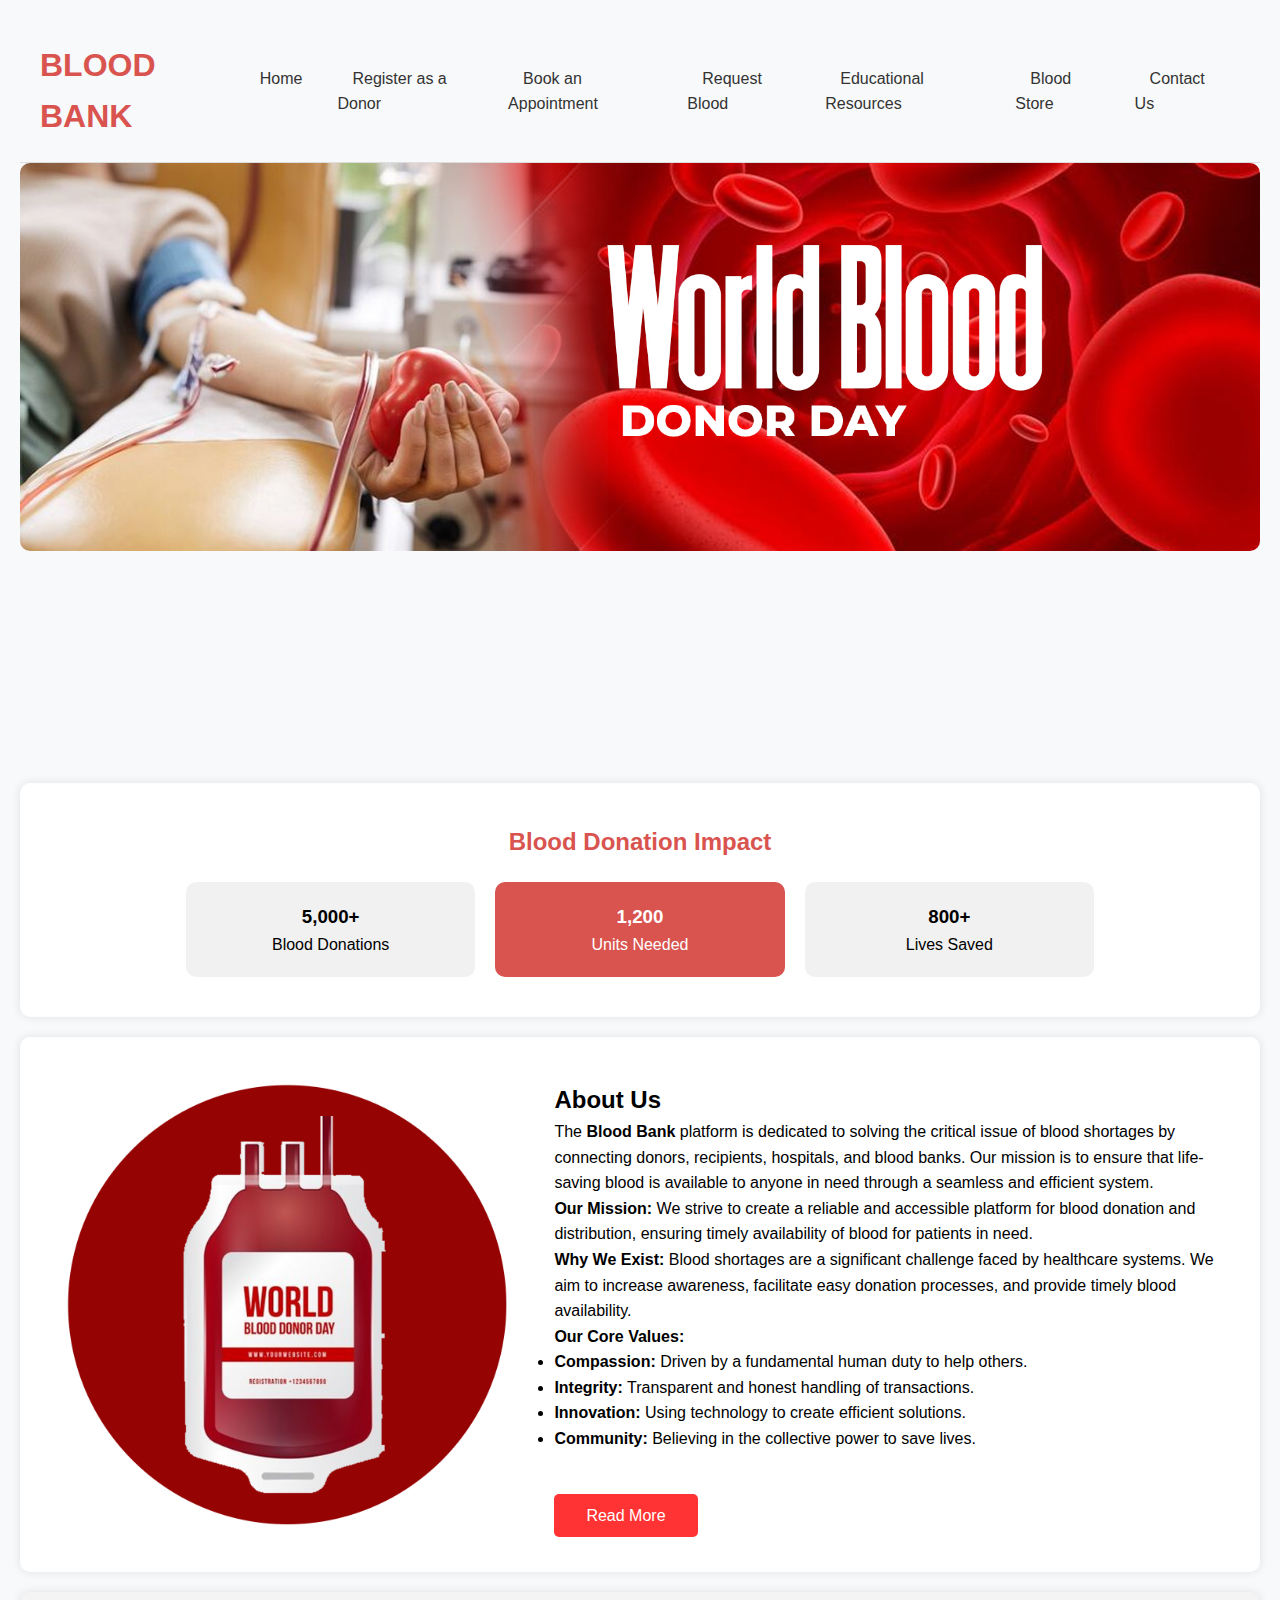
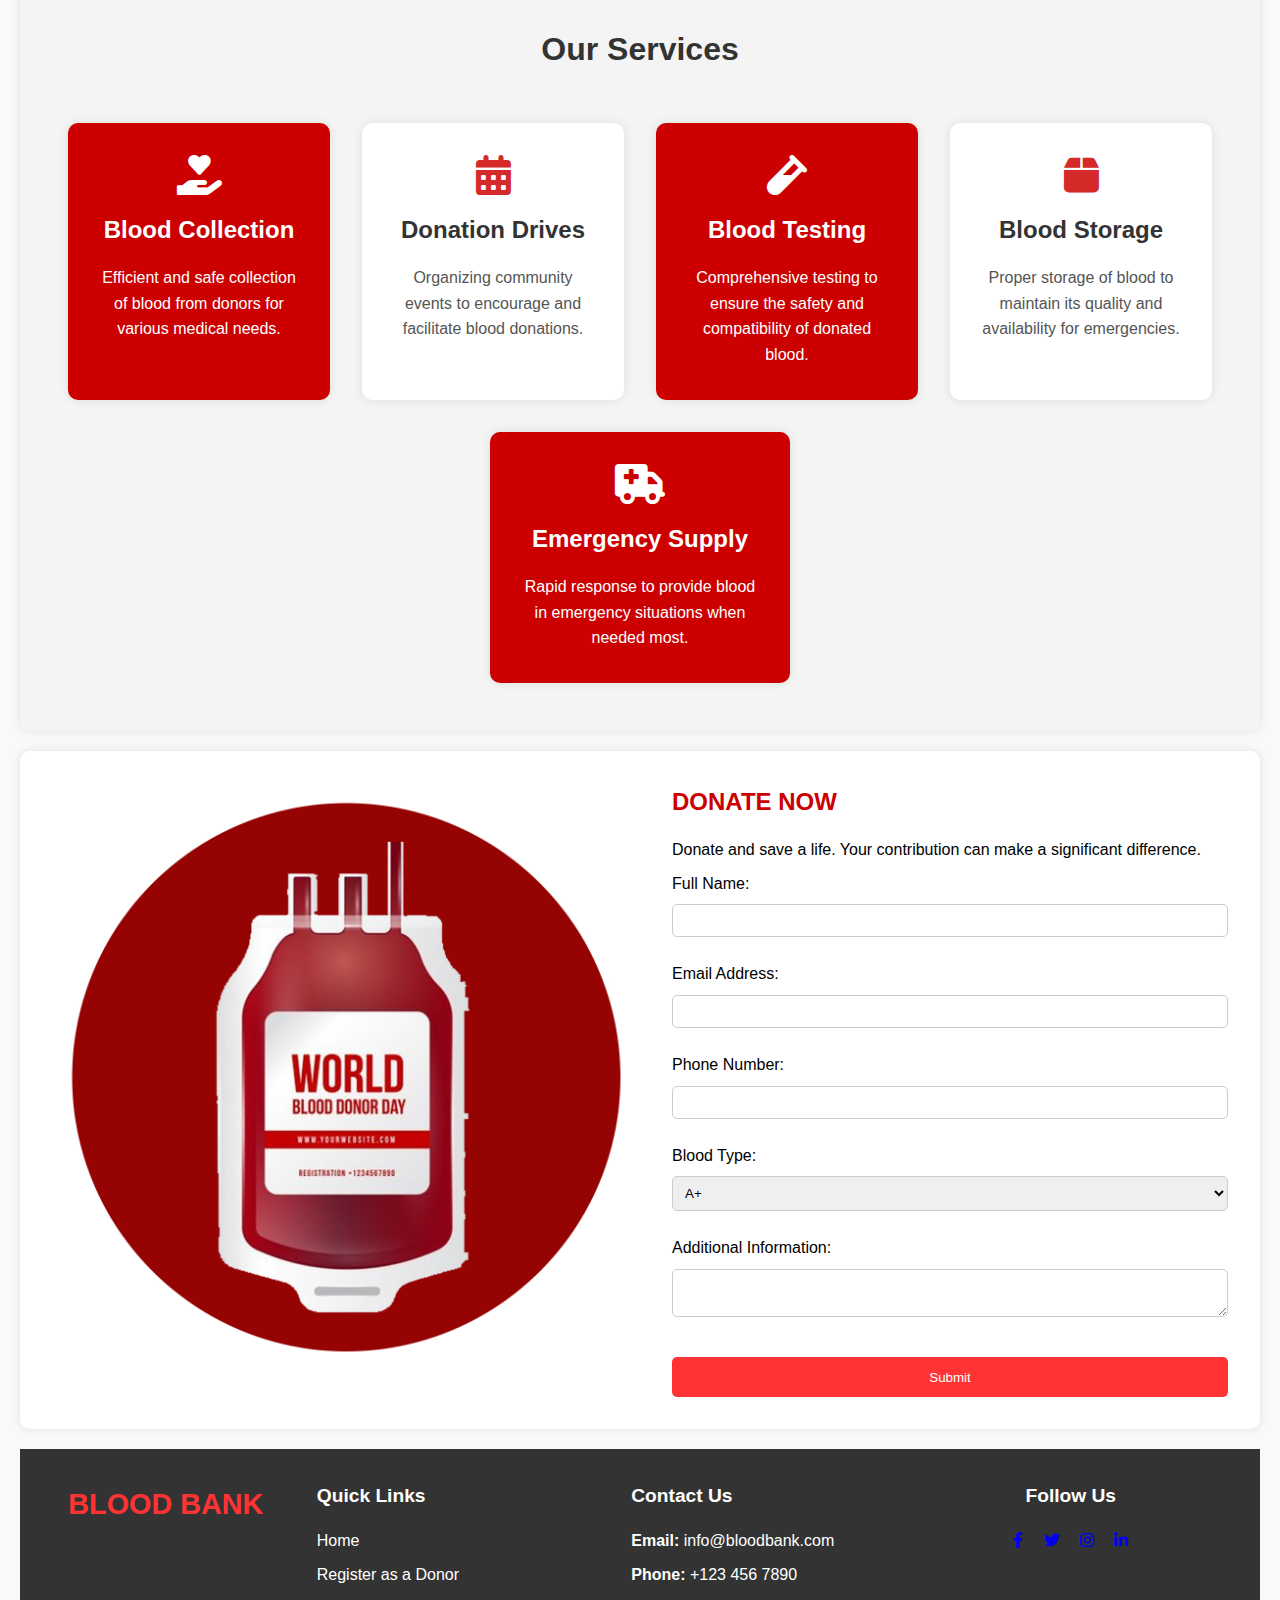
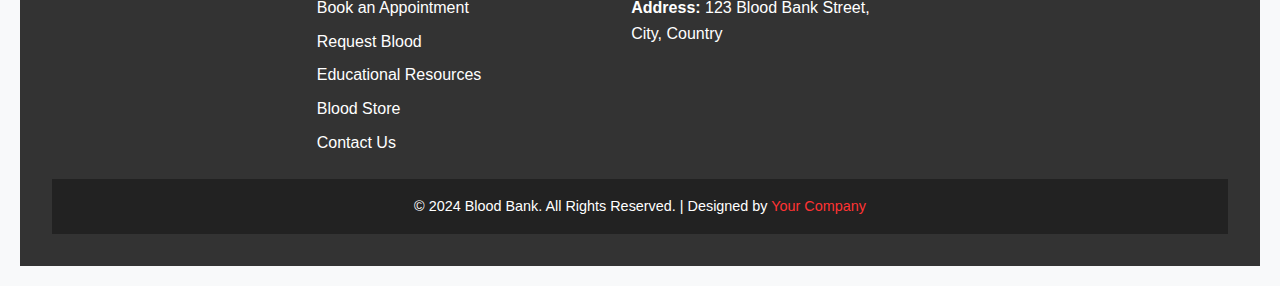
<file: (Diploma IT  Final Year Project)/Diploma (FINAL YEAR PROJECT)/BLOOD BANK/index.html>
<!DOCTYPE html>
<html lang="en">
<head>
    <meta charset="UTF-8">
    <meta name="viewport" content="width=device-width, initial-scale=1.0">
    <meta http-equiv="X-UA-Compatible" content="IE=edge">
    <title>Blood Bank</title>
    <link rel="stylesheet" href="styles.css">
    <link rel="stylesheet" href="https://cdnjs.cloudflare.com/ajax/libs/font-awesome/6.0.0-beta3/css/all.min.css">

</head>
<body>
    <!-- Navigation Bar -->
    <!-- Header and Navigation Bar -->
    <header>
        <div class="navbar">
            <div class="logo">
                <h1>BLOOD BANK</h1>
            </div>
            <ul class="nav-links">
                <li><a href="index.html">Home</a></li>
                <li><a href="register.html">Register as a Donor</a></li>
                <li><a href="appointment.html">Book an Appointment</a></li>
                <li><a href="request.html">Request Blood</a></li>
                <li><a href="resources.html">Educational Resources</a></li>
                <li><a href="purchase.html">Blood Store</a></li>
                <li><a href="contact.html">Contact Us</a></li>
            </ul>
        </div>
    </header>

    <!-- Sliding Banner Section -->
    <section id="home" class="banner">
        <div class="slides">
            <img src="./banner1.jpeg" class="slide" alt="Blood Donation Banner 1">
            <img src="./banner2.jpeg" class="slide" alt="Blood Donation Banner 2">
            <img src="./banner3.jpeg" class="slide" alt="Blood Donation Banner 3">
        </div>
    </section>

    <!-- Statistics Section -->
    <section id="statistics" class="stats">
        <h2>Blood Donation Impact</h2>
        <div class="stats-container">
            <div class="stat-item">
                <h3>5,000+</h3>
                <p>Blood Donations</p>
            </div>
            <div class="stat-item red-background">
                <h3>1,200</h3>
                <p>Units Needed</p>
            </div>
            <div class="stat-item">
                <h3>800+</h3>
                <p>Lives Saved</p>
            </div>
        </div>
    </section>

    <!-- About Us Section -->
    <section id="about" class="about-us">
        <div class="about-container">
            <img src="./about-image.jpg" class="about-img" alt="About Us">
            <div class="about-content">
                <h2>About Us</h2>
                <p>The <strong>Blood Bank</strong> platform is dedicated to solving the critical issue of blood shortages by connecting donors, recipients, hospitals, and blood banks. Our mission is to ensure that life-saving blood is available to anyone in need through a seamless and efficient system.</p>
                <p><strong>Our Mission:</strong> We strive to create a reliable and accessible platform for blood donation and distribution, ensuring timely availability of blood for patients in need.</p>
                <p><strong>Why We Exist:</strong> Blood shortages are a significant challenge faced by healthcare systems. We aim to increase awareness, facilitate easy donation processes, and provide timely blood availability.</p>
                <p><strong>Our Core Values:</strong></p>
                <ul>
                    <li><strong>Compassion:</strong> Driven by a fundamental human duty to help others.</li>
                    <li><strong>Integrity:</strong> Transparent and honest handling of transactions.</li>
                    <li><strong>Innovation:</strong> Using technology to create efficient solutions.</li>
                    <li><strong>Community:</strong> Believing in the collective power to save lives.</li> <br> <br>
                </ul>
                <a href="#" class="btn-primary">Read More</a>
            </div>
        </div>
    </section>

    <!-- Services Section -->
    <section id="services" class="services">
        <h2>Our Services</h2>
        <div class="services-container">
            <div class="service-item red-background">
                <i class="fas fa-hand-holding-heart service-icon"></i>
                <h3>Blood Collection</h3>
                <p>Efficient and safe collection of blood from donors for various medical needs.</p>
            </div>
            <div class="service-item">
                <i class="fas fa-calendar-alt service-icon"></i>
                <h3>Donation Drives</h3>
                <p>Organizing community events to encourage and facilitate blood donations.</p>
            </div>
            <div class="service-item red-background">
                <i class="fas fa-vial service-icon"></i>
                <h3>Blood Testing</h3>
                <p>Comprehensive testing to ensure the safety and compatibility of donated blood.</p>
            </div>
            <div class="service-item">
                <i class="fas fa-box service-icon"></i>
                <h3>Blood Storage</h3>
                <p>Proper storage of blood to maintain its quality and availability for emergencies.</p>
            </div>
            <div class="service-item red-background">
                <i class="fas fa-ambulance service-icon"></i>
                <h3>Emergency Supply</h3>
                <p>Rapid response to provide blood in emergency situations when needed most.</p>
            </div>
        </div>
    </section>
    

    <!-- Donate Now Section -->
    <section id="donate" class="donate-now">
        <div class="donate-container">
            <img src="./about-image.jpg" class="donate-img" alt="Donate Blood">
            <div class="donate-form">
                <h2 class="donate-caption">DONATE NOW</h2>
                <p>Donate and save a life. Your contribution can make a significant difference.</p>
                <form action="#" method="post">
                    <label for="name">Full Name:</label>
                    <input type="text" id="name" name="name" required>
                    <label for="email">Email Address:</label>
                    <input type="email" id="email" name="email" required>
                    <label for="phone">Phone Number:</label>
                    <input type="tel" id="phone" name="phone" required>
                    <label for="blood-type">Blood Type:</label>
                    <select id="blood-type" name="blood-type" required>
                        <option value="A+">A+</option>
                        <option value="A-">A-</option>
                        <option value="B+">B+</option>
                        <option value="B-">B-</option>
                        <option value="O+">O+</option>
                        <option value="O-">O-</option>
                        <option value="AB+">AB+</option>
                        <option value="AB-">AB-</option>
                    </select>
                    <label for="message">Additional Information:</label>
                    <textarea id="message" name="message"></textarea>
                    <button type="submit" class="btn-primary">Submit</button>
                </form>
            </div>
        </div>
    </section>

    <!-- Footer -->
    <footer>
        <div class="footer-content">
            <div class="footer-logo">
                <h1>BLOOD BANK</h1>
            </div>
            <div class="footer-links">
                <h3>Quick Links</h3>
                <ul>
                    <li><a href="#home">Home</a></li>
                    <li><a href="#register">Register as a Donor</a></li>
                    <li><a href="#appointment">Book an Appointment</a></li>
                    <li><a href="#request">Request Blood</a></li>
                    <li><a href="#resources">Educational Resources</a></li>
                    <li><a href="purchase.html">Blood Store</a></li>
                    <li><a href="#contact">Contact Us</a></li>
                </ul>
            </div>
            <div class="footer-contact">
                <h3>Contact Us</h3>
                <p><strong>Email:</strong> info@bloodbank.com</p>
                <p><strong>Phone:</strong> +123 456 7890</p>
                <p><strong>Address:</strong> 123 Blood Bank Street, City, Country</p>
            </div>
            <div class="footer-social">
                <h3>Follow Us</h3>
                <a href="https://www.facebook.com/YourPage" class="social-icon" target="_blank">
                    <i class="fab fa-facebook-f"></i>
                </a>
                <a href="https://twitter.com/YourProfile" class="social-icon" target="_blank">
                    <i class="fab fa-twitter"></i>
                </a>
                <a href="https://www.instagram.com/YourProfile" class="social-icon" target="_blank">
                    <i class="fab fa-instagram"></i>
                </a>
                <a href="https://www.linkedin.com/in/YourProfile" class="social-icon" target="_blank">
                    <i class="fab fa-linkedin-in"></i>
                </a>
            </div>
            
        </div>
        <div class="footer-bottom">
            <p>&copy; 2024 Blood Bank. All Rights Reserved. | Designed by <a href="#">Your Company</a></p>
        </div>
    </footer>
    

    <script src="script.js"></script>
</body>
</html>
</file>
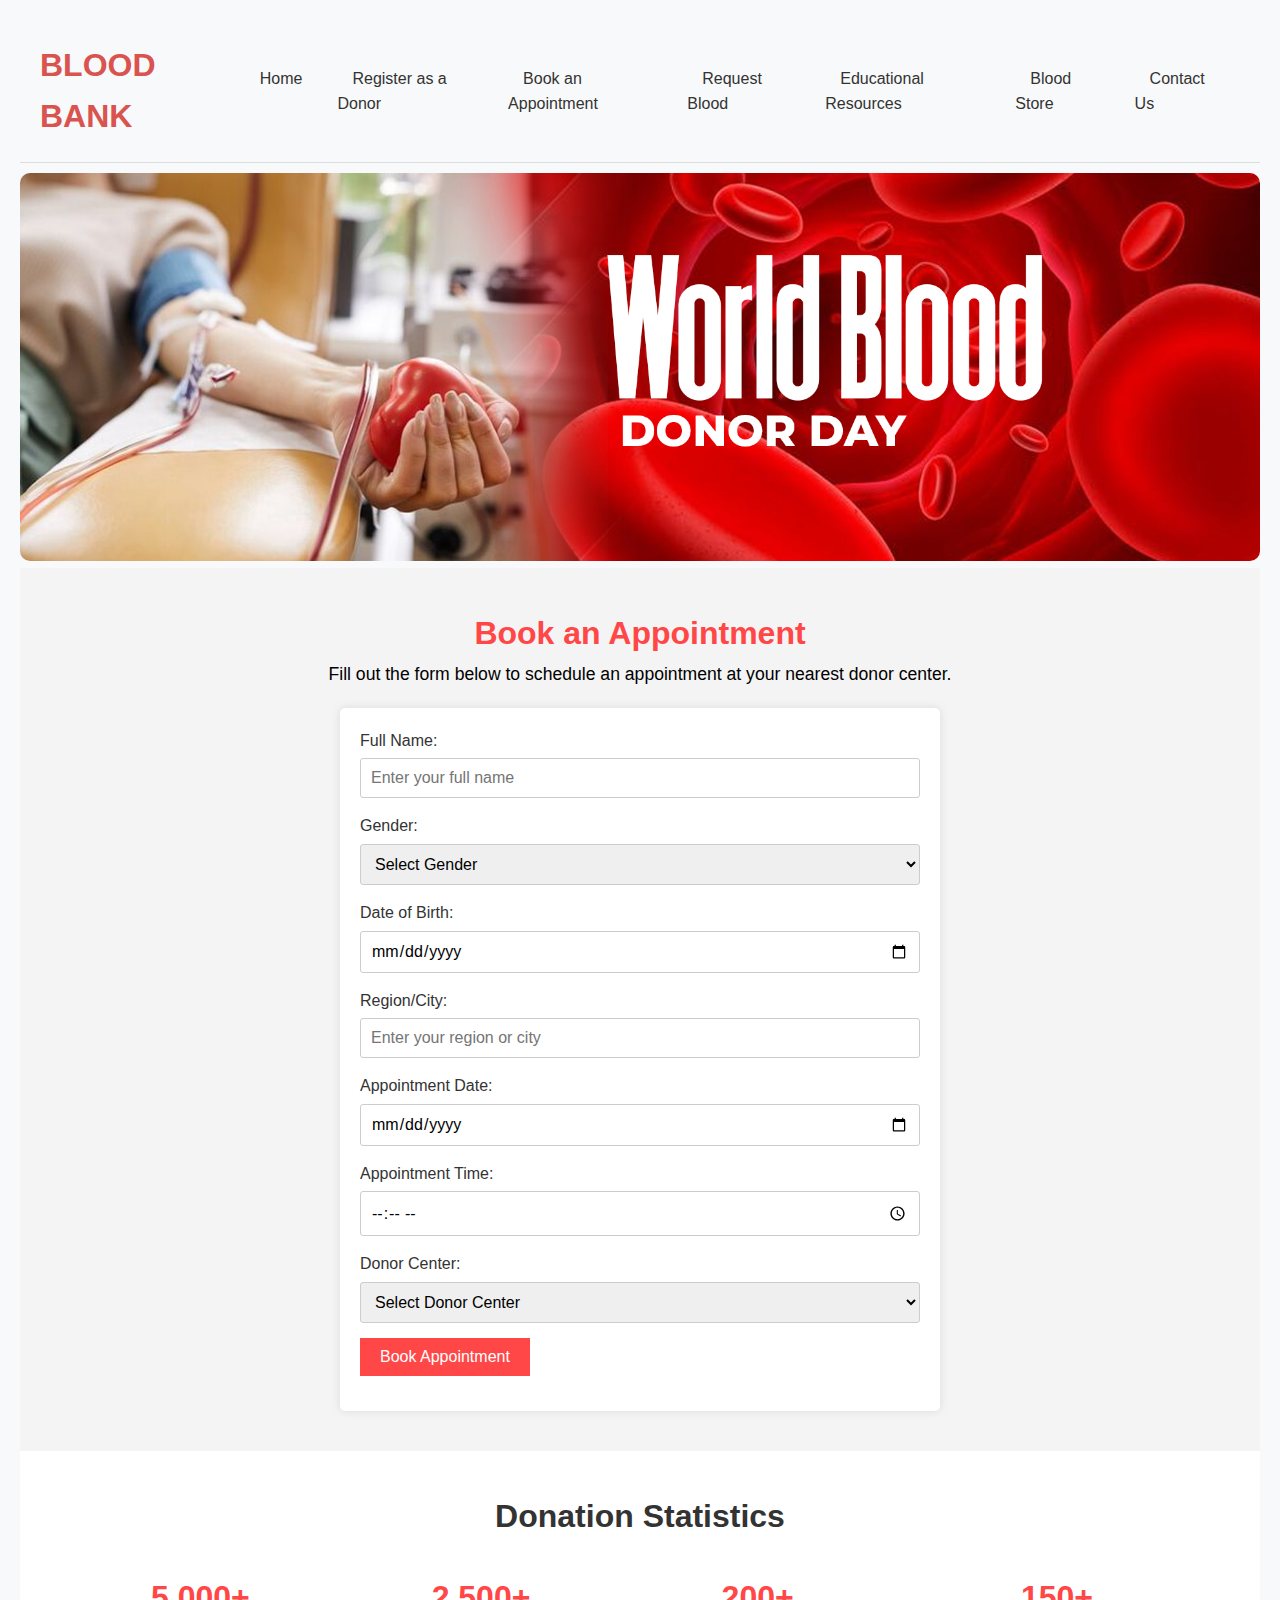
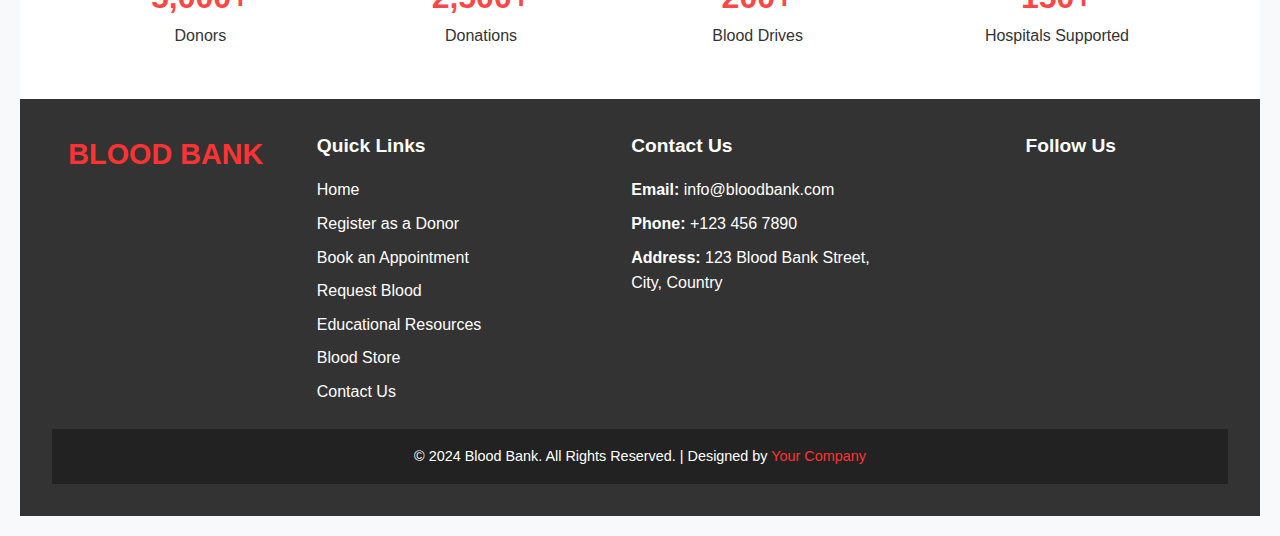
<file: (Diploma IT  Final Year Project)/Diploma (FINAL YEAR PROJECT)/BLOOD BANK/appointment.html>
<!DOCTYPE html>
<html lang="en">

<head>
  <meta charset="UTF-8">
  <meta name="viewport" content="width=device-width, initial-scale=1.0">
  <title>Book an Appointment | Blood Bank</title>
  <link rel="stylesheet" href="./appointment.css">
</head>

<body>
  <!-- Navigation Bar -->
  <header>
    <div class="navbar">
        <div class="logo">
            <h1>BLOOD BANK</h1>
        </div>
        <ul class="nav-links">
            <li><a href="index.html">Home</a></li>
            <li><a href="register.html">Register as a Donor</a></li>
            <li><a href="appointment.html">Book an Appointment</a></li>
            <li><a href="request.html">Request Blood</a></li>
            <li><a href="resources.html">Educational Resources</a></li>
            <li><a href="purchase.html">Blood Store</a></li>
            <li><a href="contact.html">Contact Us</a></li>
        </ul>
    </div>
</header>

<!-- Static Banner -->
<div class="banner">
    <img src="./banner1.jpeg" alt="Blood Donation Banner">
</div>

  <!-- Main Content -->
  <main>
    <section class="appointment-form-section">
      <h2>Book an Appointment</h2>
      <p>Fill out the form below to schedule an appointment at your nearest donor center.</p>

      <form action="#" class="appointment-form">
        <div class="form-group">
          <label for="name">Full Name:</label>
          <input type="text" id="name" name="name" placeholder="Enter your full name" required>
        </div>

        <div class="form-group">
          <label for="gender">Gender:</label>
          <select id="gender" name="gender" required>
            <option value="">Select Gender</option>
            <option value="male">Male</option>
            <option value="female">Female</option>
            <option value="other">Other</option>
          </select>
        </div>

        <div class="form-group">
          <label for="dob">Date of Birth:</label>
          <input type="date" id="dob" name="dob" required>
        </div>

        <div class="form-group">
          <label for="region">Region/City:</label>
          <input type="text" id="region" name="region" placeholder="Enter your region or city" required>
        </div>

        <div class="form-group">
          <label for="appointment-date">Appointment Date:</label>
          <input type="date" id="appointment-date" name="appointment-date" required>
        </div>

        <div class="form-group">
          <label for="appointment-time">Appointment Time:</label>
          <input type="time" id="appointment-time" name="appointment-time" required>
        </div>

        <div class="form-group">
          <label for="donor-center">Donor Center:</label>
          <select id="donor-center" name="donor-center" required>
            <option value="">Select Donor Center</option>
            <option value="center-1">Center 1</option>
            <option value="center-2">Center 2</option>
            <option value="center-3">Center 3</option>
          </select>
        </div>

        <div class="form-group">
          <button type="submit" class="submit-btn">Book Appointment</button>
        </div>
      </form>
    </section>

    <!-- Statistics Section -->
    <section class="statistics-section">
      <h2>Donation Statistics</h2>
      <div class="stats-grid">
        <div class="stat">
          <h3>5,000+</h3>
          <p>Donors</p>
        </div>
        <div class="stat">
          <h3>2,500+</h3>
          <p>Donations</p>
        </div>
        <div class="stat">
          <h3>200+</h3>
          <p>Blood Drives</p>
        </div>
        <div class="stat">
          <h3>150+</h3>
          <p>Hospitals Supported</p>
        </div>
      </div>
    </section>
  </main>

  <!-- Footer -->
  <footer>
    <div class="footer-content">
        <div class="footer-logo">
            <h1>BLOOD BANK</h1>
        </div>
        <div class="footer-links">
            <h3>Quick Links</h3>
            <ul>
                <li><a href="#home">Home</a></li>
                <li><a href="#register">Register as a Donor</a></li>
                <li><a href="#appointment">Book an Appointment</a></li>
                <li><a href="#request">Request Blood</a></li>
                <li><a href="#resources">Educational Resources</a></li>
                <li><a href="purchase.html">Blood Store</a></li>
                <li><a href="#contact">Contact Us</a></li>
            </ul>
        </div>
        <div class="footer-contact">
            <h3>Contact Us</h3>
            <p><strong>Email:</strong> info@bloodbank.com</p>
            <p><strong>Phone:</strong> +123 456 7890</p>
            <p><strong>Address:</strong> 123 Blood Bank Street, City, Country</p>
        </div>
        <div class="footer-social">
            <h3>Follow Us</h3>
            <a href="https://www.facebook.com/YourPage" class="social-icon" target="_blank">
                <i class="fab fa-facebook-f"></i>
            </a>
            <a href="https://twitter.com/YourProfile" class="social-icon" target="_blank">
                <i class="fab fa-twitter"></i>
            </a>
            <a href="https://www.instagram.com/YourProfile" class="social-icon" target="_blank">
                <i class="fab fa-instagram"></i>
            </a>
            <a href="https://www.linkedin.com/in/YourProfile" class="social-icon" target="_blank">
                <i class="fab fa-linkedin-in"></i>
            </a>
        </div>
        
    </div>
    <div class="footer-bottom">
        <p>&copy; 2024 Blood Bank. All Rights Reserved. | Designed by <a href="#">Your Company</a></p>
    </div>
</footer>
</body>

</html>
</file>
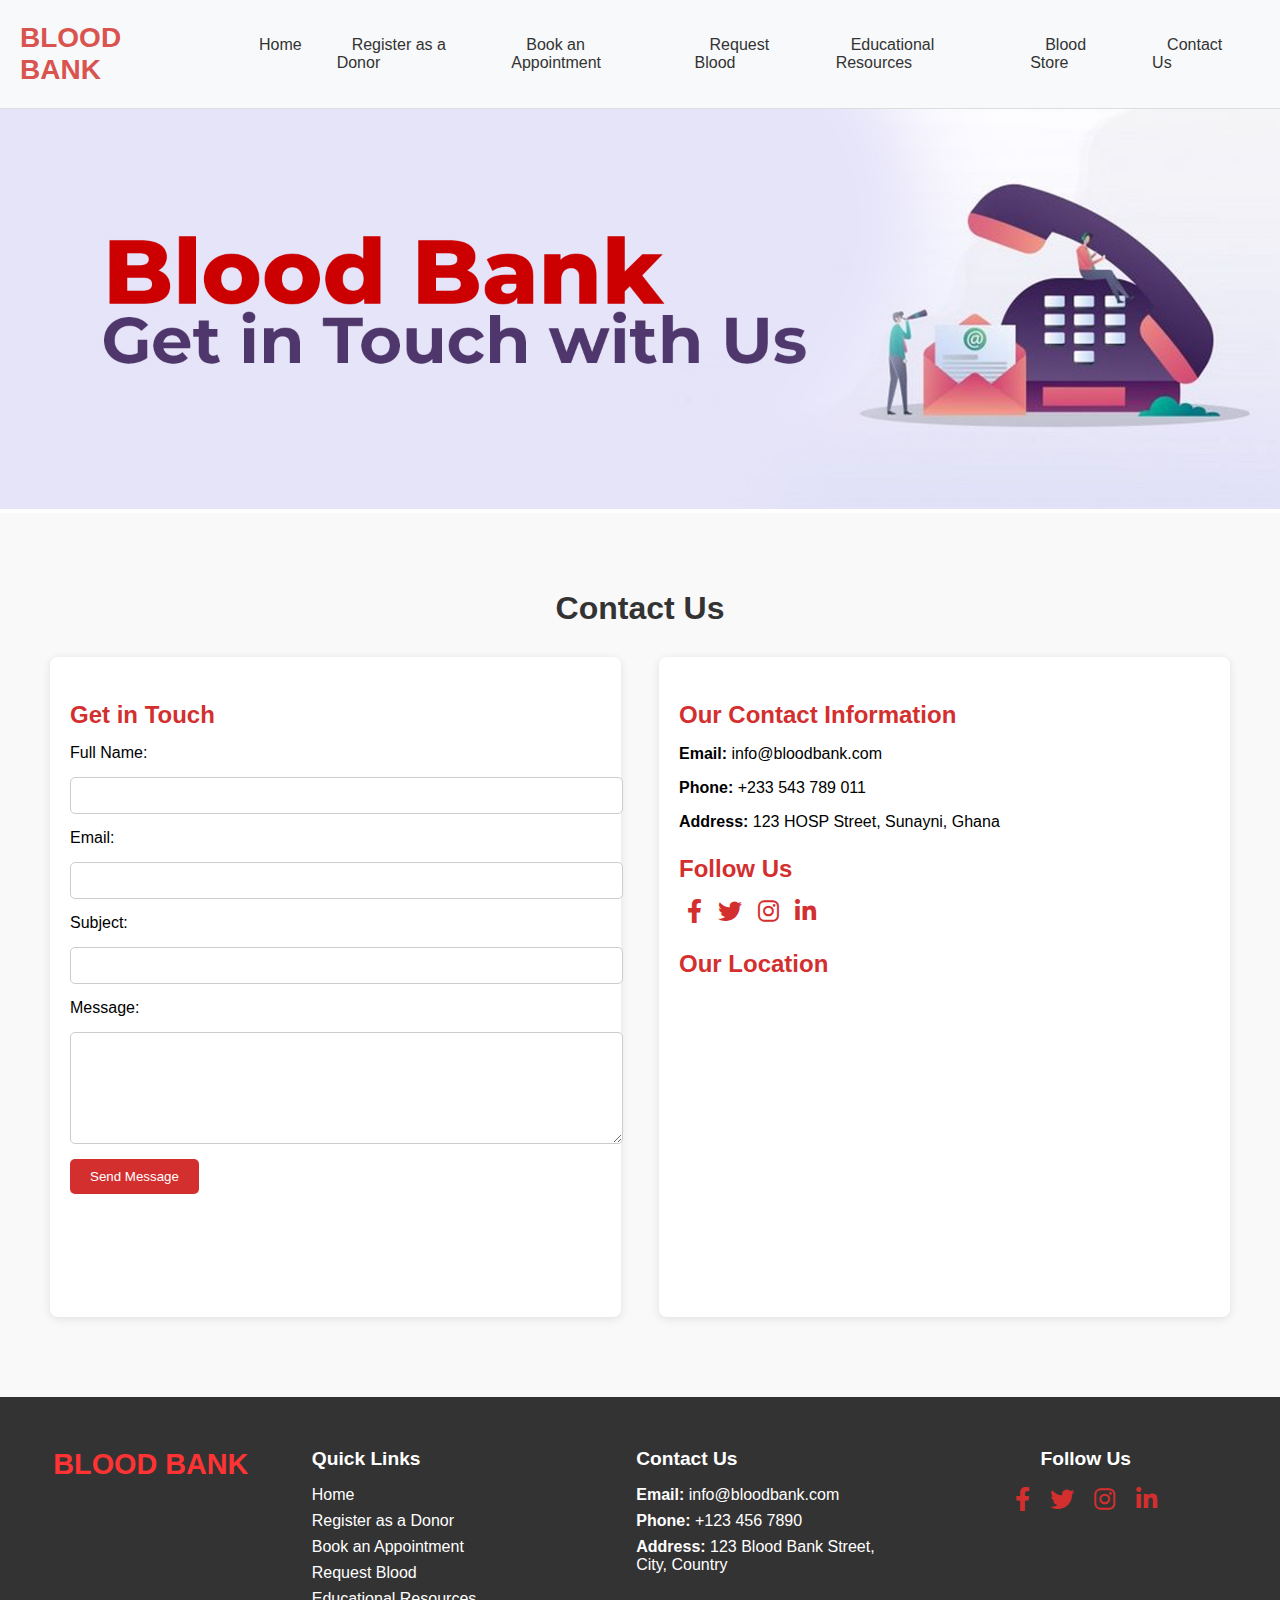
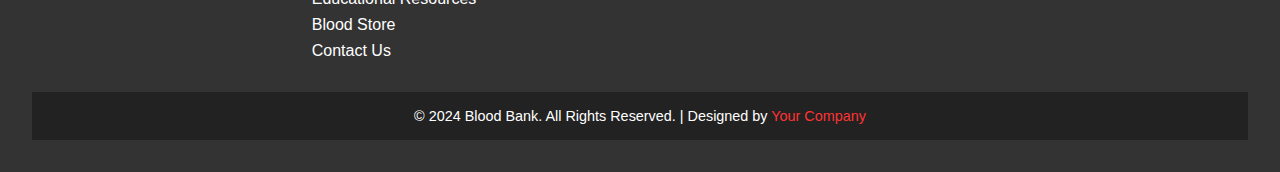
<file: (Diploma IT  Final Year Project)/Diploma (FINAL YEAR PROJECT)/BLOOD BANK/contact.html>
<!DOCTYPE html>
<html lang="en">
<head>
    <meta charset="UTF-8">
    <meta name="viewport" content="width=device-width, initial-scale=1.0">
    <title>Contact Us - Blood Bank</title>
    <link rel="stylesheet" href="./contact.css">
    <link rel="stylesheet" href="https://cdnjs.cloudflare.com/ajax/libs/font-awesome/6.0.0-beta3/css/all.min.css">
</head>
<body>
  
    <!-- Navigation Bar -->
    <!-- Header and Navigation Bar -->
    <header>
        <div class="navbar">
            <div class="logo">
                <h1>BLOOD BANK</h1>
            </div>
            <ul class="nav-links">
                <li><a href="index.html">Home</a></li>
                <li><a href="register.html">Register as a Donor</a></li>
                <li><a href="appointment.html">Book an Appointment</a></li>
                <li><a href="request.html">Request Blood</a></li>
                <li><a href="resources.html">Educational Resources</a></li>
                <li><a href="purchase.html">Blood Store</a></li>
                <li><a href="contact.html">Contact Us</a></li>
            </ul>
        </div>
    </header>


    <!-- Static Banner -->
    <div class="banner">
        <img src="./contactbanner.jpg" alt="Contact Us Banner">
    </div>

    <!-- Contact Section -->
    <section id="contact-us" class="contact-section">
        <h2>Contact Us</h2>
        <div class="contact-container">
            <!-- Contact Form -->
            <div class="contact-form">
                <h3>Get in Touch</h3>
                <form action="#" method="post">
                    <label for="name">Full Name:</label>
                    <input type="text" id="name" name="name" required>

                    <label for="email">Email:</label>
                    <input type="email" id="email" name="email" required>

                    <label for="subject">Subject:</label>
                    <input type="text" id="subject" name="subject" required>

                    <label for="message">Message:</label>
                    <textarea id="message" name="message" rows="6" required></textarea>

                    <button type="submit">Send Message</button>
                </form>
            </div>

            <!-- Contact Details -->
            <div class="contact-details">
                <h3>Our Contact Information</h3>
                <p><strong>Email:</strong> info@bloodbank.com</p>
                <p><strong>Phone:</strong> +233 543 789 011</p>
                <p><strong>Address:</strong> 123 HOSP Street, Sunayni, Ghana</p>

                <h3>Follow Us</h3>
                <div class="social-links">
                    <a href="https://www.facebook.com/YourPage" class="social-icon" target="_blank"><i class="fab fa-facebook-f"></i></a>
                    <a href="https://twitter.com/YourProfile" class="social-icon" target="_blank"><i class="fab fa-twitter"></i></a>
                    <a href="https://www.instagram.com/YourProfile" class="social-icon" target="_blank"><i class="fab fa-instagram"></i></a>
                    <a href="https://www.linkedin.com/in/YourProfile" class="social-icon" target="_blank"><i class="fab fa-linkedin-in"></i></a>
                </div>

                <!-- Google Map Embedded -->
                <h3>Our Location</h3>
                <iframe src="https://www.google.com/maps/embed?pb=!1m18!1m12!1m3!1d3151.835434509374!2d144.95373531550442!3d-37.81627974261412!2m3!1f0!2f0!3f0!3m2!1i1024!2i768!4f13.1!3m3!1m2!1s0x6ad65d43d45df3cb%3A0x5045675218ce6e0!2zQ2VudHJhbCBDaXR5LCBWaWN0b3JpYSwgQXVzdHJhbGlh!5e0!3m2!1sen!2sin!4v1613627301234!5m2!1sen!2sin" width="100%" height="300" frameborder="0" style="border:0;" allowfullscreen="" aria-hidden="false" tabindex="0"></iframe>
            </div>
        </div>
    </section>

    <!-- Footer -->
    <footer>
        <div class="footer-content">
            <div class="footer-logo">
                <h1>BLOOD BANK</h1>
            </div>
            <div class="footer-links">
                <h3>Quick Links</h3>
                <ul>
                    <li><a href="#home">Home</a></li>
                    <li><a href="#register">Register as a Donor</a></li>
                    <li><a href="#appointment">Book an Appointment</a></li>
                    <li><a href="#request">Request Blood</a></li>
                    <li><a href="#resources">Educational Resources</a></li>
                    <li><a href="purchase.html">Blood Store</a></li>
                    <li><a href="#contact">Contact Us</a></li>
                </ul>
            </div>
            <div class="footer-contact">
                <h3>Contact Us</h3>
                <p><strong>Email:</strong> info@bloodbank.com</p>
                <p><strong>Phone:</strong> +123 456 7890</p>
                <p><strong>Address:</strong> 123 Blood Bank Street, City, Country</p>
            </div>
            <div class="footer-social">
                <h3>Follow Us</h3>
                <a href="https://www.facebook.com/YourPage" class="social-icon" target="_blank">
                    <i class="fab fa-facebook-f"></i>
                </a>
                <a href="https://twitter.com/YourProfile" class="social-icon" target="_blank">
                    <i class="fab fa-twitter"></i>
                </a>
                <a href="https://www.instagram.com/YourProfile" class="social-icon" target="_blank">
                    <i class="fab fa-instagram"></i>
                </a>
                <a href="https://www.linkedin.com/in/YourProfile" class="social-icon" target="_blank">
                    <i class="fab fa-linkedin-in"></i>
                </a>
            </div>
            
        </div>
        <div class="footer-bottom">
            <p>&copy; 2024 Blood Bank. All Rights Reserved. | Designed by <a href="#">Your Company</a></p>
        </div>
    </footer>
    

    <script src="./script.js"></script>
</body>
</html>
</file>
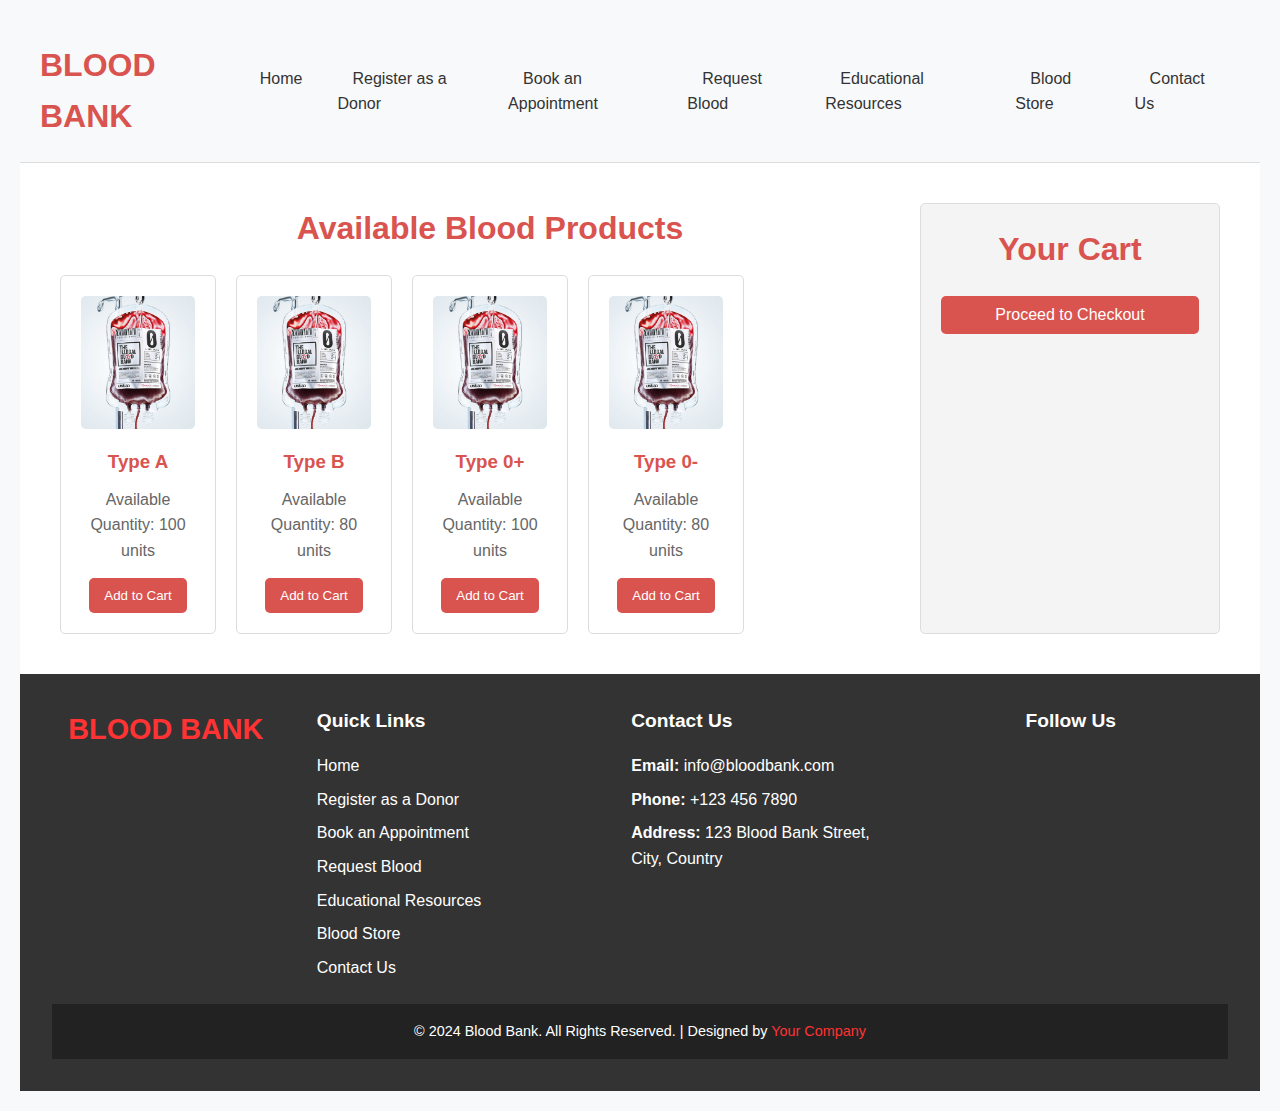
<file: (Diploma IT  Final Year Project)/Diploma (FINAL YEAR PROJECT)/BLOOD BANK/purchase.html>
<!DOCTYPE html>
<html lang="en">
<head>
    <meta charset="UTF-8">
    <meta name="viewport" content="width=device-width, initial-scale=1.0">
    <title>Blood Store</title>
    <link rel="stylesheet" href="./purchase.css">
</head>
<body>
   <!-- Navigation Bar -->
    <!-- Header and Navigation Bar -->
    <header>
        <div class="navbar">
            <div class="logo">
                <h1>BLOOD BANK</h1>
            </div>
            <ul class="nav-links">
                <li><a href="index.html">Home</a></li>
                <li><a href="register.html">Register as a Donor</a></li>
                <li><a href="appointment.html">Book an Appointment</a></li>
                <li><a href="request.html">Request Blood</a></li>
                <li><a href="resources.html">Educational Resources</a></li>
                <li><a href="purchase.html">Blood Store</a></li>
                <li><a href="contact.html">Contact Us</a></li>
            </ul>
        </div>
    </header>

    <section class="main-content">
        <div class="product-list">
            <h2>Available Blood Products</h2>
            <div class="products">
                <!-- Example Product -->
                <div class="product-card" data-blood-type="A">
                    <img src="./blood.jpeg" alt="Blood Type A">
                    <h3>Type A</h3>
                    <p>Available Quantity: <span class="quantity">100 units</span></p>
                    <button class="add-to-cart">Add to Cart</button>
                </div>
                <div class="product-card" data-blood-type="B">
                    <img src="./blood.jpeg" alt="Blood Type B">
                    <h3>Type B</h3>
                    <p>Available Quantity: <span class="quantity">80 units</span></p>
                    <button class="add-to-cart">Add to Cart</button>
                </div>
                <div class="product-card" data-blood-type="A">
                    <img src="./blood.jpeg" alt="Blood Type A">
                    <h3>Type 0+</h3>
                    <p>Available Quantity: <span class="quantity">100 units</span></p>
                    <button class="add-to-cart">Add to Cart</button>
                </div>
                <div class="product-card" data-blood-type="B">
                    <img src="./blood.jpeg" alt="Blood Type B">
                    <h3>Type 0-</h3>
                    <p>Available Quantity: <span class="quantity">80 units</span></p>
                    <button class="add-to-cart">Add to Cart</button>
                </div>
                <!-- Repeat for other products -->
            </div>
        </div>

        <aside class="checkout-section">
            <h2>Your Cart</h2>
            <ul id="cart-items">
                <!-- Cart items will be dynamically inserted here -->
            </ul>
            <button class="checkout-btn">Proceed to Checkout</button>
        </aside>
    </section>

    <!-- Footer -->
    <footer>
        <div class="footer-content">
            <div class="footer-logo">
                <h1>BLOOD BANK</h1>
            </div>
            <div class="footer-links">
                <h3>Quick Links</h3>
                <ul>
                    <li><a href="#home">Home</a></li>
                    <li><a href="#register">Register as a Donor</a></li>
                    <li><a href="#appointment">Book an Appointment</a></li>
                    <li><a href="#request">Request Blood</a></li>
                    <li><a href="#resources">Educational Resources</a></li>
                    <li><a href="purchase.html">Blood Store</a></li>
                    <li><a href="#contact">Contact Us</a></li>
                </ul>
            </div>
            <div class="footer-contact">
                <h3>Contact Us</h3>
                <p><strong>Email:</strong> info@bloodbank.com</p>
                <p><strong>Phone:</strong> +123 456 7890</p>
                <p><strong>Address:</strong> 123 Blood Bank Street, City, Country</p>
            </div>
            <div class="footer-social">
                <h3>Follow Us</h3>
                <a href="https://www.facebook.com/YourPage" class="social-icon" target="_blank">
                    <i class="fab fa-facebook-f"></i>
                </a>
                <a href="https://twitter.com/YourProfile" class="social-icon" target="_blank">
                    <i class="fab fa-twitter"></i>
                </a>
                <a href="https://www.instagram.com/YourProfile" class="social-icon" target="_blank">
                    <i class="fab fa-instagram"></i>
                </a>
                <a href="https://www.linkedin.com/in/YourProfile" class="social-icon" target="_blank">
                    <i class="fab fa-linkedin-in"></i>
                </a>
            </div>
            
        </div>
        <div class="footer-bottom">
            <p>&copy; 2024 Blood Bank. All Rights Reserved. | Designed by <a href="#">Your Company</a></p>
        </div>
    </footer>

    <script src="./purchase.js"></script>
</body>
</html>
</file>
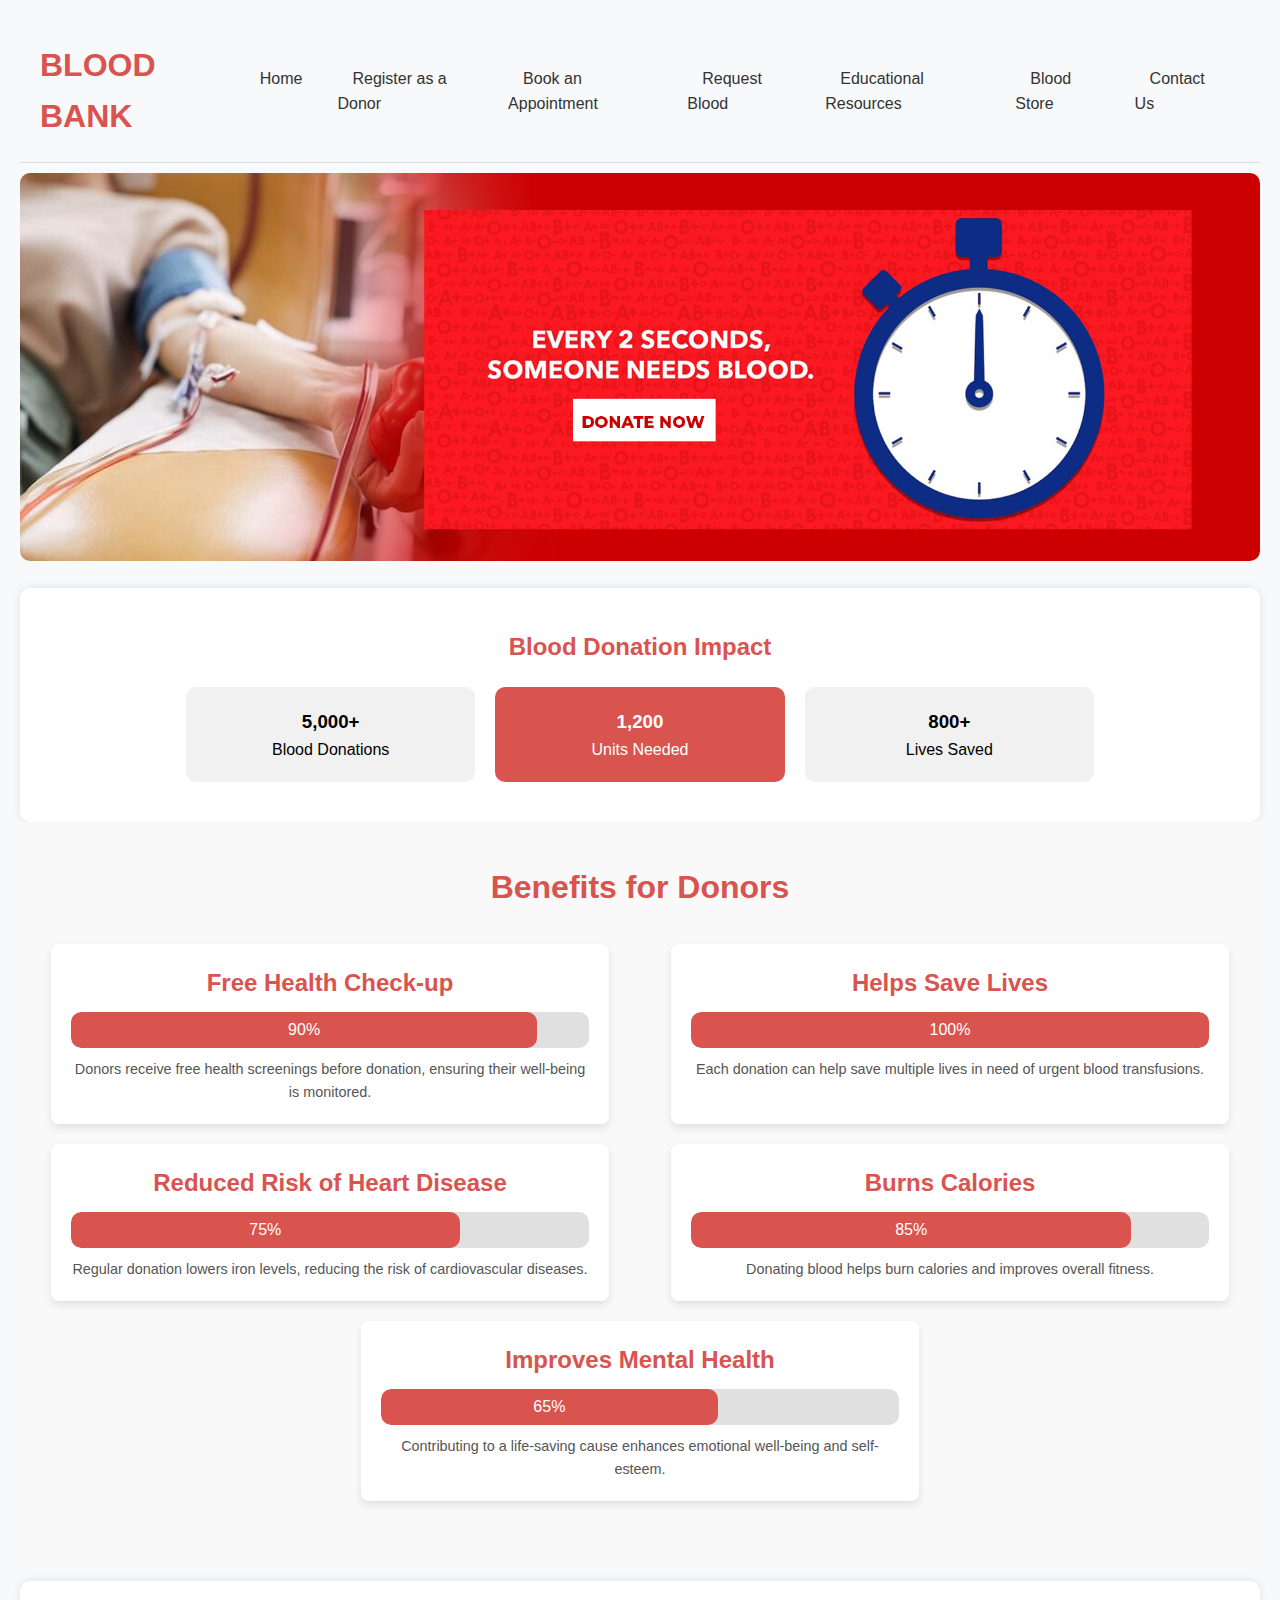
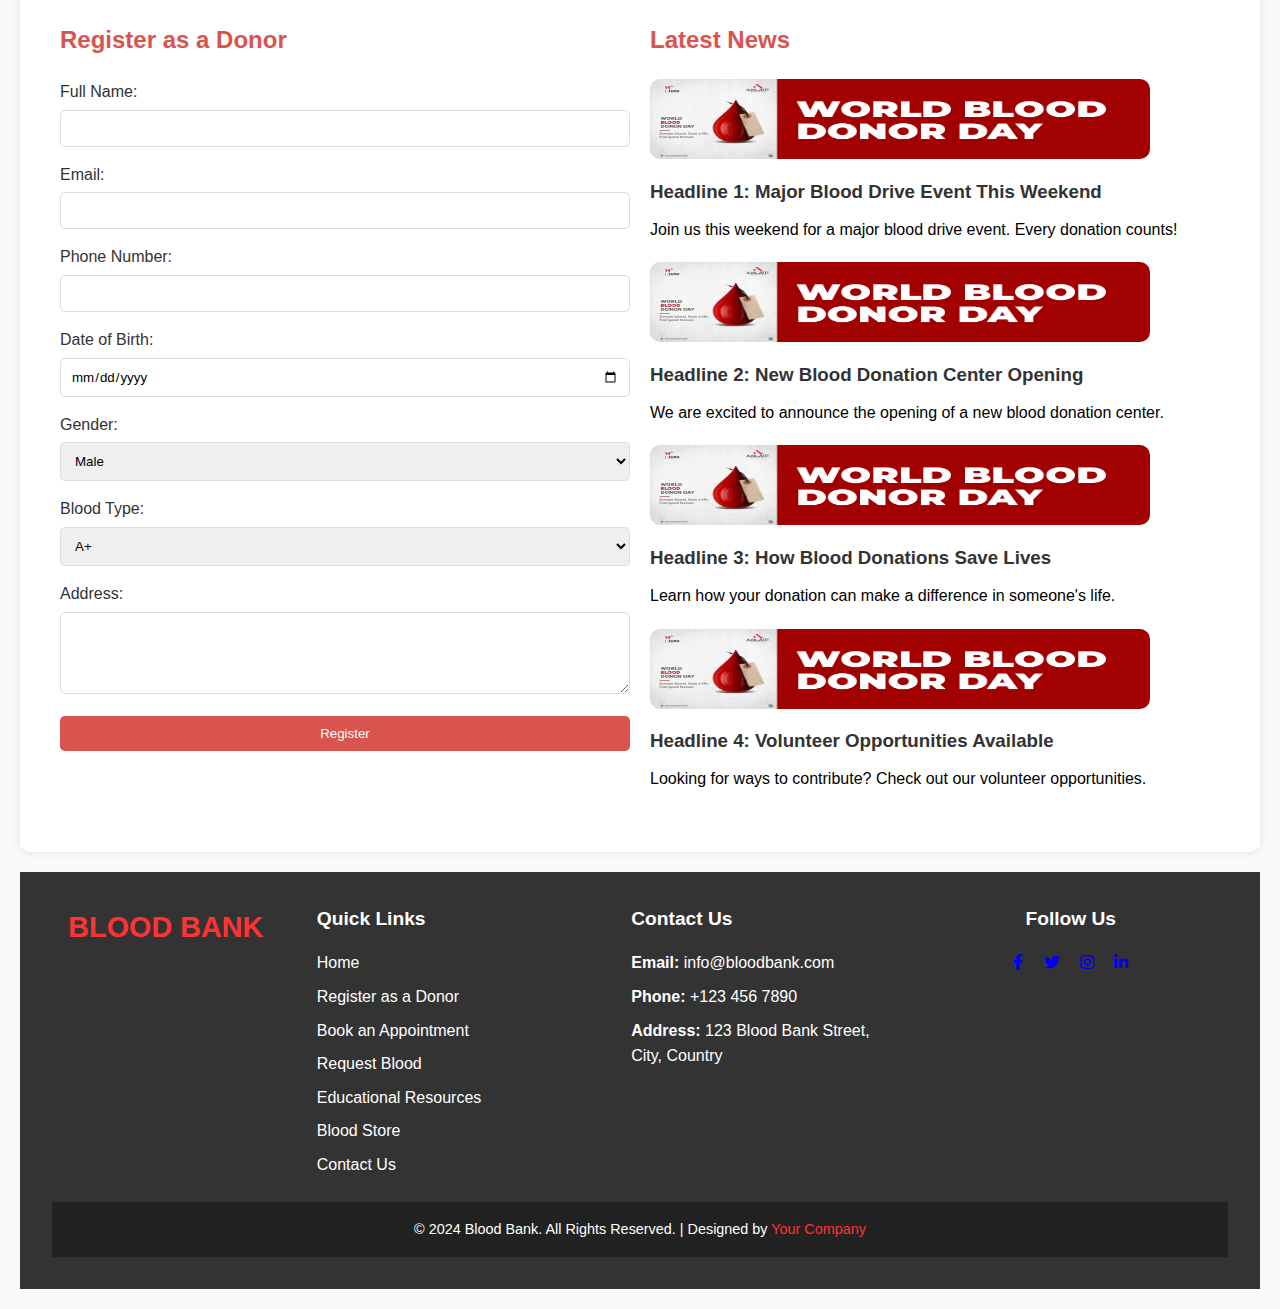
<file: (Diploma IT  Final Year Project)/Diploma (FINAL YEAR PROJECT)/BLOOD BANK/register.html>
<!DOCTYPE html>
<html lang="en">
<head>
    <meta charset="UTF-8">
    <meta name="viewport" content="width=device-width, initial-scale=1.0">
    <title>Register as a Donor</title>
    <link rel="stylesheet" href="./register.css">
    <link rel="stylesheet" href="https://cdnjs.cloudflare.com/ajax/libs/font-awesome/6.0.0-beta3/css/all.min.css">

</head>
<body>
    <!-- Header and Navigation Bar -->
    <header>
        <div class="navbar">
            <div class="logo">
                <h1>BLOOD BANK</h1>
            </div>
            <ul class="nav-links">
                <li><a href="index.html">Home</a></li>
                <li><a href="register.html">Register as a Donor</a></li>
                <li><a href="appointment.html">Book an Appointment</a></li>
                <li><a href="request.html">Request Blood</a></li>
                <li><a href="resources.html">Educational Resources</a></li>
                <li><a href="purchase.html">Blood Store</a></li>
                <li><a href="contact.html">Contact Us</a></li>
            </ul>
        </div>
    </header>

    <!-- Static Banner -->
    <div class="banner">
        <img src="./REGISTER.jpg" alt="Blood Donation Banner">
    </div>

    <!-- Statistics Section -->
    <section id="statistics" class="stats">
        <h2>Blood Donation Impact</h2>
        <div class="stats-container">
            <div class="stat-item">
                <h3>5,000+</h3>
                <p>Blood Donations</p>
            </div>
            <div class="stat-item red-background">
                <h3>1,200</h3>
                <p>Units Needed</p>
            </div>
            <div class="stat-item">
                <h3>800+</h3>
                <p>Lives Saved</p>
            </div>
        </div>
    </section>

   <!-- Benefits for Donors Section -->
<section id="benefits" class="benefits">
    <h2>Benefits for Donors</h2>
    <div class="benefits-container">
        <!-- Benefit 1 -->
        <div class="benefit-item">
            <h3>Free Health Check-up</h3>
            <div class="progress-bar">
                <div class="progress" style="width: 90%;">90%</div>
            </div>
            <p>Donors receive free health screenings before donation, ensuring their well-being is monitored.</p>
        </div>
        <!-- Benefit 2 -->
        <div class="benefit-item">
            <h3>Helps Save Lives</h3>
            <div class="progress-bar">
                <div class="progress" style="width: 100%;">100%</div>
            </div>
            <p>Each donation can help save multiple lives in need of urgent blood transfusions.</p>
        </div>
        <!-- Benefit 3 -->
        <div class="benefit-item">
            <h3>Reduced Risk of Heart Disease</h3>
            <div class="progress-bar">
                <div class="progress" style="width: 75%;">75%</div>
            </div>
            <p>Regular donation lowers iron levels, reducing the risk of cardiovascular diseases.</p>
        </div>
        <!-- Benefit 4 -->
        <div class="benefit-item">
            <h3>Burns Calories</h3>
            <div class="progress-bar">
                <div class="progress" style="width: 85%;">85%</div>
            </div>
            <p>Donating blood helps burn calories and improves overall fitness.</p>
        </div>
        <!-- Benefit 5 -->
        <div class="benefit-item">
            <h3>Improves Mental Health</h3>
            <div class="progress-bar">
                <div class="progress" style="width: 65%;">65%</div>
            </div>
            <p>Contributing to a life-saving cause enhances emotional well-being and self-esteem.</p>
        </div>
    </div>
</section>



    <!-- Register as a Donor and News Section -->
    <section class="register-news">
        <div class="register-form">
            <h2>Register as a Donor</h2>
            <form action="#" method="post">
                <label for="full-name">Full Name:</label>
                <input type="text" id="full-name" name="full-name" required>

                <label for="email">Email:</label>
                <input type="email" id="email" name="email" required>

                <label for="phone">Phone Number:</label>
                <input type="tel" id="phone" name="phone" required>

                <label for="dob">Date of Birth:</label>
                <input type="date" id="dob" name="dob" required>

                <label for="gender">Gender:</label>
                <select id="gender" name="gender" required>
                    <option value="male">Male</option>
                    <option value="female">Female</option>
                    <option value="other">Other</option>
                </select>

                <label for="blood-type">Blood Type:</label>
                <select id="blood-type" name="blood-type" required>
                    <option value="a+">A+</option>
                    <option value="a-">A-</option>
                    <option value="b+">B+</option>
                    <option value="b-">B-</option>
                    <option value="ab+">AB+</option>
                    <option value="ab-">AB-</option>
                    <option value="o+">O+</option>
                    <option value="o-">O-</option>
                </select>

                <label for="address">Address:</label>
                <textarea id="address" name="address" rows="4" required></textarea>

                <button type="submit">Register</button>
            </form>
        </div>

        <div class="news-updates">
            <h2>Latest News</h2>
            <div class="news-item">
                <img src="./news1.jpeg" alt="News 1">
                <h3>Headline 1: Major Blood Drive Event This Weekend</h3>
                <p>Join us this weekend for a major blood drive event. Every donation counts!</p>
            </div>
            <div class="news-item">
                <img src="./news1.jpeg" alt="News 2">
                <h3>Headline 2: New Blood Donation Center Opening</h3>
                <p>We are excited to announce the opening of a new blood donation center.</p>
            </div>
            <div class="news-item">
                <img src="./news1.jpeg" alt="News 3">
                <h3>Headline 3: How Blood Donations Save Lives</h3>
                <p>Learn how your donation can make a difference in someone's life.</p>
            </div>
            <div class="news-item">
                <img src="./news1.jpeg" alt="News 4">
                <h3>Headline 4: Volunteer Opportunities Available</h3>
                <p>Looking for ways to contribute? Check out our volunteer opportunities.</p>
            </div>
        </div>
    </section>

     <!-- Footer -->
     <footer>
        <div class="footer-content">
            <div class="footer-logo">
                <h1>BLOOD BANK</h1>
            </div>
            <div class="footer-links">
                <h3>Quick Links</h3>
                <ul>
                    <li><a href="#home">Home</a></li>
                    <li><a href="#register">Register as a Donor</a></li>
                    <li><a href="#appointment">Book an Appointment</a></li>
                    <li><a href="#request">Request Blood</a></li>
                    <li><a href="#resources">Educational Resources</a></li>
                    <li><a href="purchase.html">Blood Store</a></li>
                    <li><a href="#contact">Contact Us</a></li>
                </ul>
            </div>
            <div class="footer-contact">
                <h3>Contact Us</h3>
                <p><strong>Email:</strong> info@bloodbank.com</p>
                <p><strong>Phone:</strong> +123 456 7890</p>
                <p><strong>Address:</strong> 123 Blood Bank Street, City, Country</p>
            </div>
            <div class="footer-social">
                <h3>Follow Us</h3>
                <a href="https://www.facebook.com/YourPage" class="social-icon" target="_blank">
                    <i class="fab fa-facebook-f"></i>
                </a>
                <a href="https://twitter.com/YourProfile" class="social-icon" target="_blank">
                    <i class="fab fa-twitter"></i>
                </a>
                <a href="https://www.instagram.com/YourProfile" class="social-icon" target="_blank">
                    <i class="fab fa-instagram"></i>
                </a>
                <a href="https://www.linkedin.com/in/YourProfile" class="social-icon" target="_blank">
                    <i class="fab fa-linkedin-in"></i>
                </a>
            </div>
            
        </div>
        <div class="footer-bottom">
            <p>&copy; 2024 Blood Bank. All Rights Reserved. | Designed by <a href="#">Your Company</a></p>
        </div>
    </footer>
    
    <script src="script.js"></script>
</body>
</html>
</file>
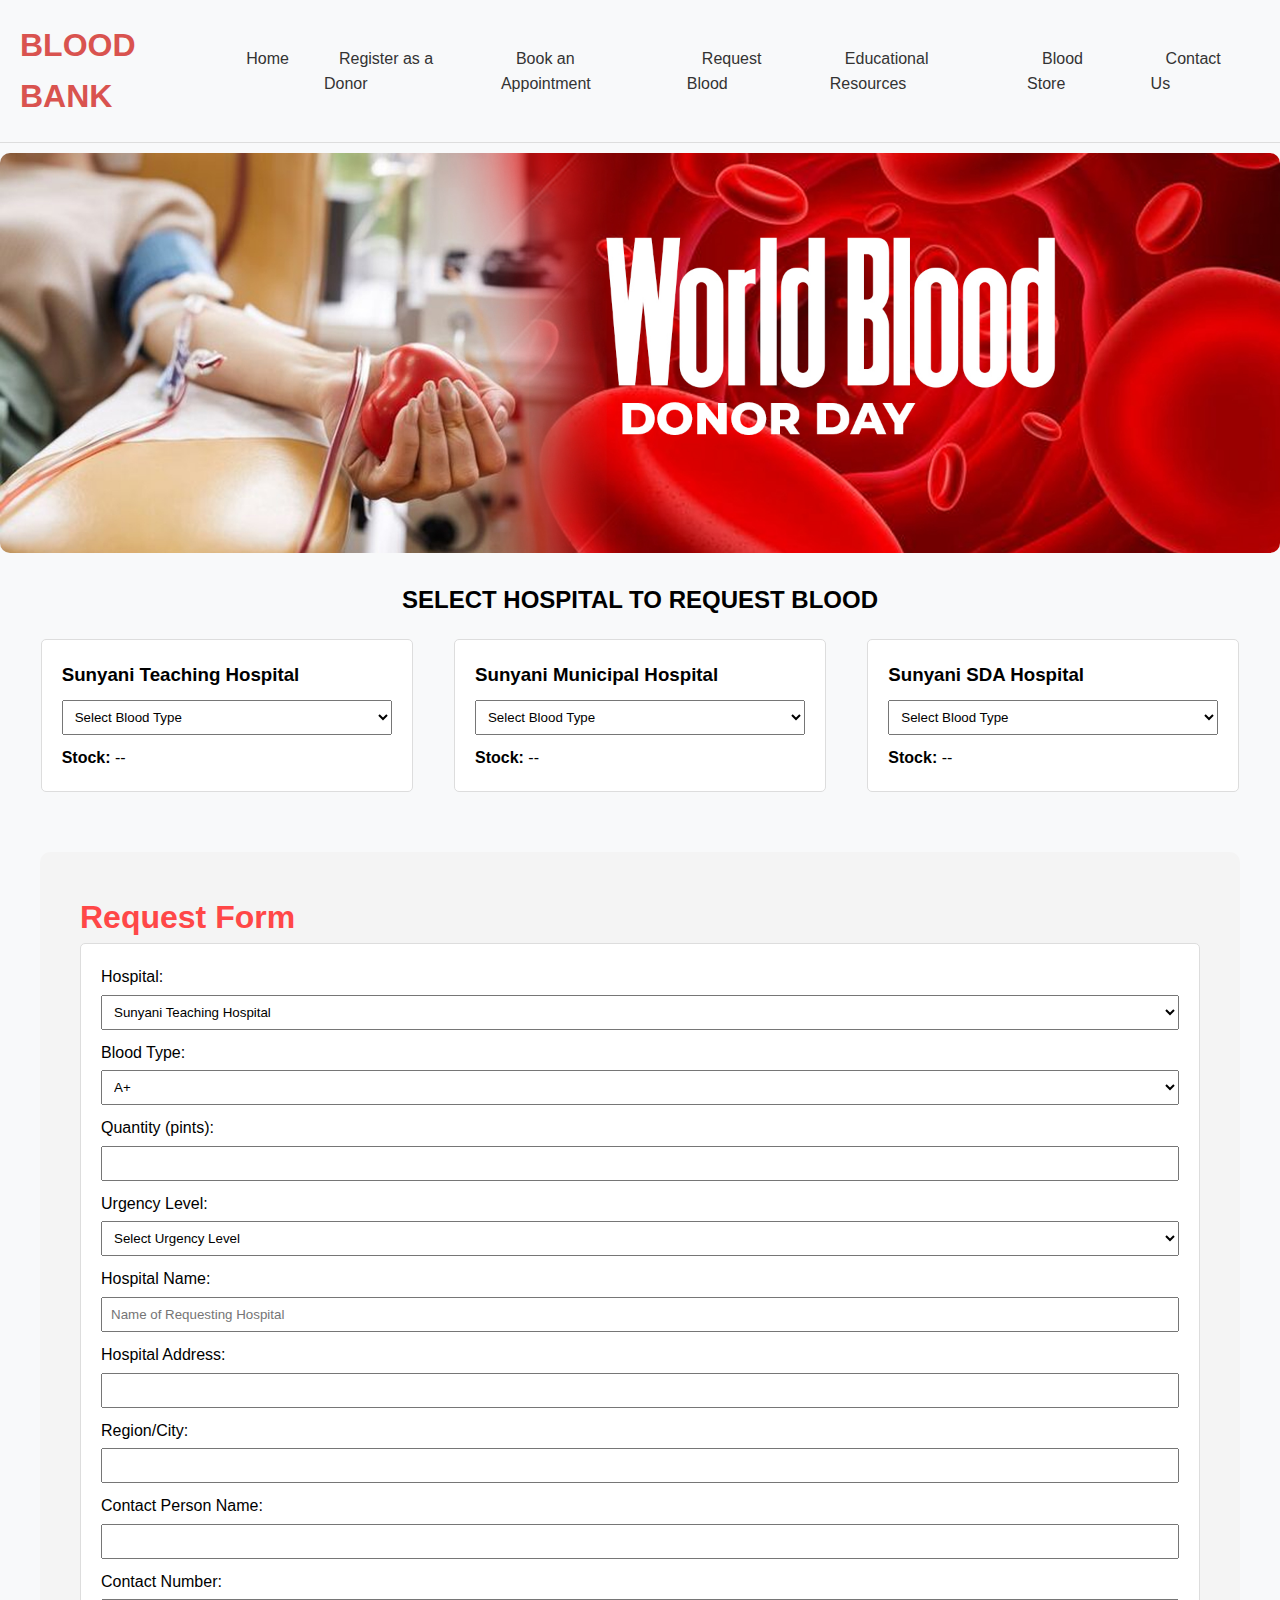
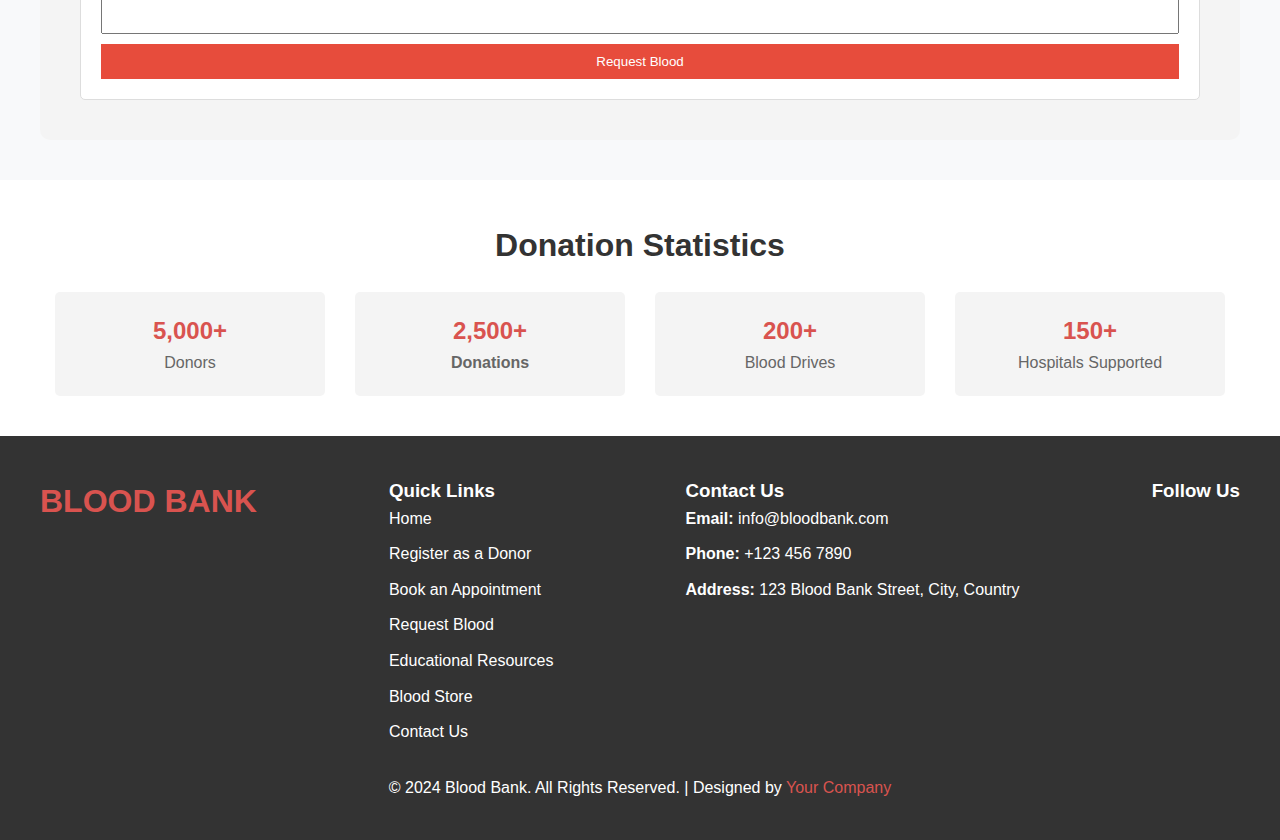
<file: (Diploma IT  Final Year Project)/Diploma (FINAL YEAR PROJECT)/BLOOD BANK/request.html>
<!DOCTYPE html>
<html lang="en">

<head>
  <meta charset="UTF-8">
  <meta name="viewport" content="width=device-width, initial-scale=1.0">
  <title>Request for Blood | Blood Bank</title>
  <link rel="stylesheet" href="./request.css">
</head>

<body>
  <!-- Navigation Bar -->
  <header>
    <div class="navbar">
      <div class="logo">
        <h1>BLOOD BANK</h1>
      </div>
      <ul class="nav-links">
        <li><a href="index.html">Home</a></li>
        <li><a href="register.html">Register as a Donor</a></li>
        <li><a href="appointment.html">Book an Appointment</a></li>
        <li><a href="request.html">Request Blood</a></li>
        <li><a href="resources.html">Educational Resources</a></li>
        <li><a href="purchase.html">Blood Store</a></li>
        <li><a href="contact.html">Contact Us</a></li>
      </ul>
    </div>
  </header>

  <!-- Static Banner -->
  <div class="banner">
    <img src="./banner1.jpeg" alt="Blood Donation Banner">
  </div>

<div class="hoscaption">
  <h2>Select Hospital to Request Blood</h2>
</div>
  <section class="hospital-section">
    

    <!-- Sunyani Teaching Hospital -->
    <div class="hospital">
        <h3>Sunyani Teaching Hospital</h3>
        <select class="blood-type-dropdown" id="sun-teach-hosp">
            <option value="select">Select Blood Type</option>
        </select>
        <p><strong>Stock:</strong> <span id="stock-sun-teach-hosp">--</span></p>
    </div>

    <!-- Sunyani Municipal Hospital -->
    <div class="hospital">
        <h3>Sunyani Municipal Hospital</h3>
        <select class="blood-type-dropdown" id="sun-muni-hosp">
            <option value="select">Select Blood Type</option>
        </select>
        <p><strong>Stock:</strong> <span id="stock-sun-muni-hosp">--</span></p>
    </div>

    <!-- Sunyani SDA Hospital -->
    <div class="hospital">
        <h3>Sunyani SDA Hospital</h3>
        <select class="blood-type-dropdown" id="sun-sda-hosp">
            <option value="select">Select Blood Type</option>
        </select>
        <p><strong>Stock:</strong> <span id="stock-sun-sda-hosp">--</span></p>
    </div>
</section>

<section class="request-form-section">
    <h2>Request Form</h2>
    <form id="requestForm">
        <label for="hospital">Hospital:</label>
        <select id="hospital" required>
            <option value="Sunyani Teaching Hospital">Sunyani Teaching Hospital</option>
            <option value="Sunyani Municipal Hospital">Sunyani Municipal Hospital</option>
            <option value="Sunyani SDA Hospital">Sunyani SDA Hospital</option>
        </select>

        <label for="bloodType">Blood Type:</label>
        <select id="bloodType" required>
            <option value="A+">A+</option>
            <option value="A-">A-</option>
            <option value="B+">B+</option>
            <option value="B-">B-</option>
            <option value="O+">O+</option>
            <option value="O-">O-</option>
            <option value="AB+">AB+</option>
            <option value="AB-">AB-</option>
        </select>

        <label for="quantity">Quantity (pints):</label>
        <input type="number" id="quantity" required min="1" max="10">

       
          <label for="urgency">Urgency Level:</label>
          <select id="urgency" name="urgency" required>
            <option value="">Select Urgency Level</option>
            <option value="urgent">Urgent</option>
            <option value="non-urgent">Non-Urgent</option>
          </select>
     

         <!-- Hospital Field (Requesting Hospital Information) -->
    <label for="hospital">Hospital Name:</label>
    <input type="text" id="hospital" name="hospital" required placeholder="Name of Requesting Hospital">

    <!-- Hospital Address -->
    <label for="hospitalAddress">Hospital Address:</label>
    <input type="text" id="hospitalAddress" name="hospitalAddress" required>

    <!-- Region/City -->
    <label for="regionCity">Region/City:</label>
    <input type="text" id="regionCity" name="regionCity" required>

    <!-- Contact Person Name -->
    <label for="contactPerson">Contact Person Name:</label>
    <input type="text" id="contactPerson" name="contactPerson" required>

    <!-- Contact Number -->
    <label for="contactNumber">Contact Number:</label>
    <input type="tel" id="contactNumber" name="contactNumber" required>

        <button type="submit">Request Blood</button>
    </form>
</section>

  

    <!-- Statistics Section -->
    <section class="statistics-section">
      <h2>Donation Statistics</h2>
      <div class="stats-grid">
        <div class="stat">
          <h3>5,000+</h3>
          <p>Donors</p>
        </div>
        <div class="stat">
          <h3>2,500+</</h3>
          <p>Donations</p>
        </div>
        <div class="stat">
          <h3>200+</h3>
          <p>Blood Drives</p>
        </div>
        <div class="stat">
          <h3>150+</h3>
          <p>Hospitals Supported</p>
        </div>
      </div>
    </section>
  </main>

  <!-- Footer -->
  <footer>
    <div class="footer-content">
      <div class="footer-logo">
        <h1>BLOOD BANK</h1>
      </div>
      <div class="footer-links">
        <h3>Quick Links</h3>
        <ul>
          <li><a href="index.html">Home</a></li>
          <li><a href="register.html">Register as a Donor</a></li>
          <li><a href="appointment.html">Book an Appointment</a></li>
          <li><a href="request.html">Request Blood</a></li>
          <li><a href="resources.html">Educational Resources</a></li>
          <li><a href="purchase.html">Blood Store</a></li>
          <li><a href="contact.html">Contact Us</a></li>
        </ul>
      </div>
      <div class="footer-contact">
        <h3>Contact Us</h3>
        <p><strong>Email:</strong> info@bloodbank.com</p>
        <p><strong>Phone:</strong> +123 456 7890</p>
        <p><strong>Address:</strong> 123 Blood Bank Street, City, Country</p>
      </div>
      <div class="footer-social">
        <h3>Follow Us</h3>
        <a href="#" class="social-icon"><i class="fab fa-facebook-f"></i></a>
        <a href="#" class="social-icon"><i class="fab fa-twitter"></i></a>
        <a href="#" class="social-icon"><i class="fab fa-instagram"></i></a>
        <a href="#" class="social-icon"><i class="fab fa-linkedin-in"></i></a>
      </div>
    </div>
    <div class="footer-bottom">
      <p>&copy; 2024 Blood Bank. All Rights Reserved. | Designed by <a href="#">Your Company</a></p>
    </div>
  </footer>

  <script src="./request.js"></script>

</body>

</html>
</file>
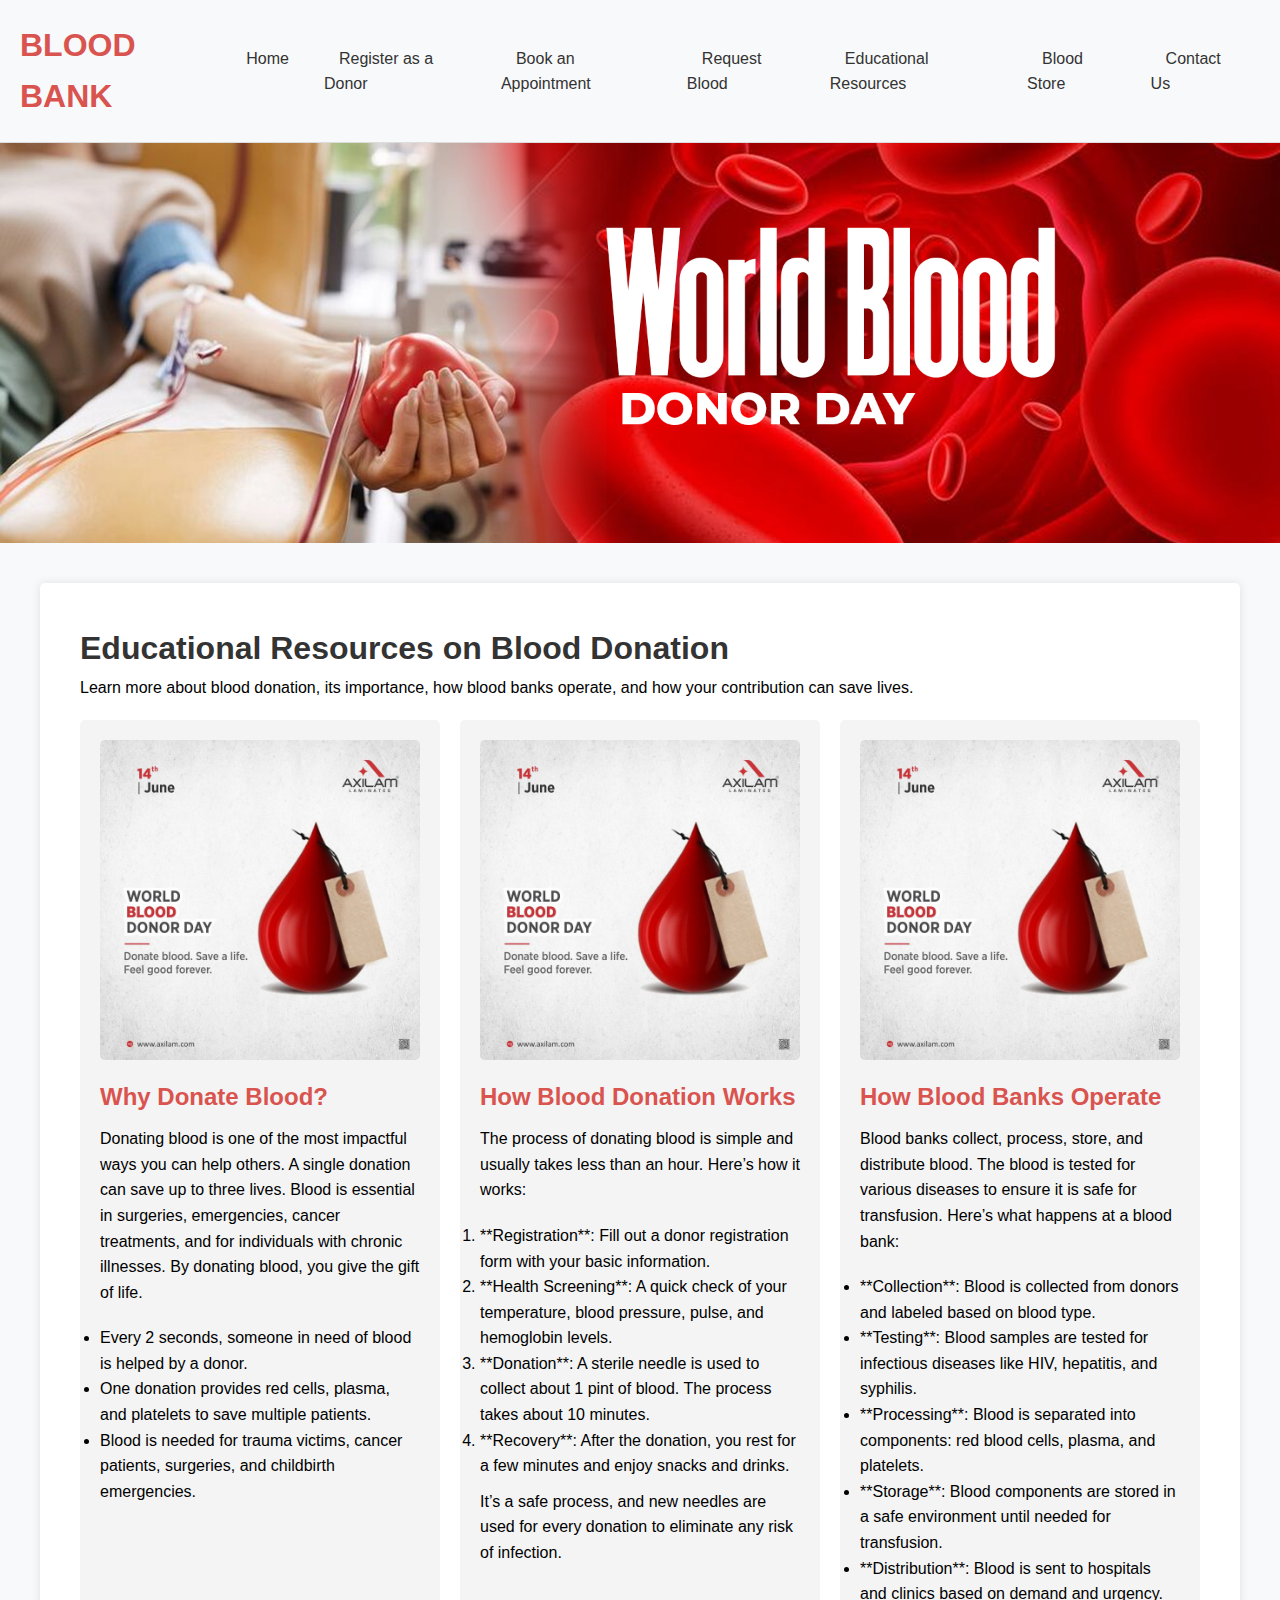
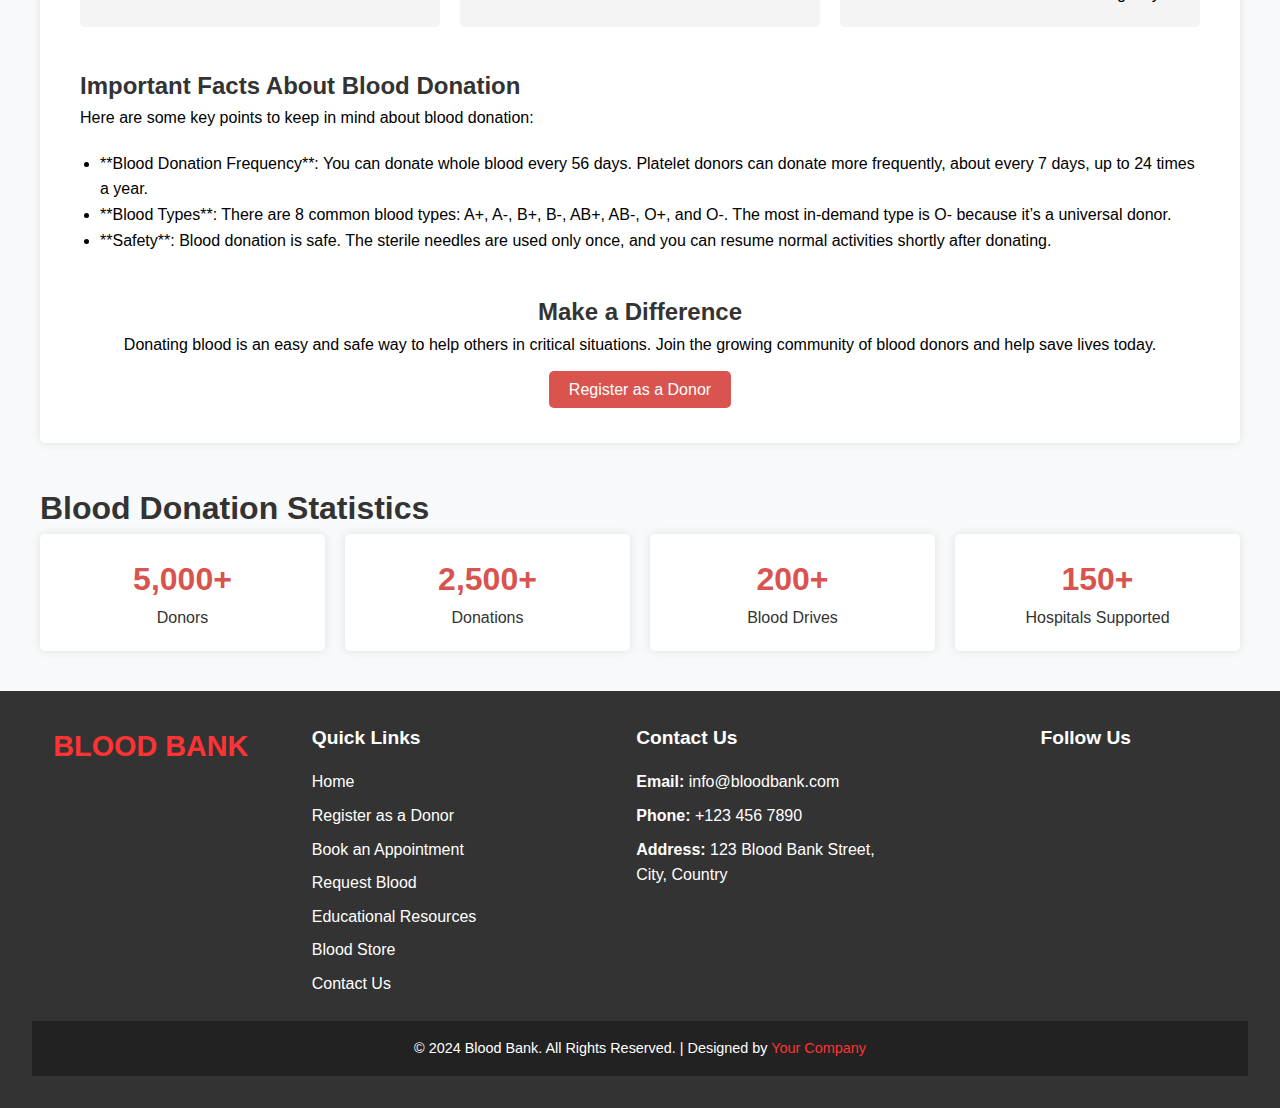
<file: (Diploma IT  Final Year Project)/Diploma (FINAL YEAR PROJECT)/BLOOD BANK/resources.html>
<!DOCTYPE html>
<html lang="en">

<head>
  <meta charset="UTF-8">
  <meta name="viewport" content="width=device-width, initial-scale=1.0">
  <title>Educational Resources | Blood Bank</title>
  <link rel="stylesheet" href="./resources.css">
</head>

<body>
  <!-- Navigation Bar -->
    <!-- Header and Navigation Bar -->
    <header>
      <div class="navbar">
          <div class="logo">
              <h1>BLOOD BANK</h1>
          </div>
          <ul class="nav-links">
              <li><a href="index.html">Home</a></li>
              <li><a href="register.html">Register as a Donor</a></li>
              <li><a href="appointment.html">Book an Appointment</a></li>
              <li><a href="request.html">Request Blood</a></li>
              <li><a href="resources.html">Educational Resources</a></li>
              <li><a href="purchase.html">Blood Store</a></li>
              <li><a href="contact.html">Contact Us</a></li>
          </ul>
      </div>
  </header>

  <!-- Static Banner -->
  <div class="banner">
    <img src="./banner1.jpeg" alt="Blood Donation Educational Resources Banner">
  </div>

  <!-- Main Content -->
  <main>
    <section class="education-resources-section">
      <h2>Educational Resources on Blood Donation</h2>
      <p>Learn more about blood donation, its importance, how blood banks operate, and how your contribution can save lives.</p>

      <div class="info-columns">
        <!-- Column 1: Why Donate Blood? -->
        <div class="info-column">
          <img src="./resimg1.jpeg" alt="Why Donate Blood?" class="info-image">
          <h3>Why Donate Blood?</h3>
          <p>Donating blood is one of the most impactful ways you can help others. A single donation can save up to three lives. Blood is essential in surgeries, emergencies, cancer treatments, and for individuals with chronic illnesses. By donating blood, you give the gift of life.</p>
          <ul>
            <li>Every 2 seconds, someone in need of blood is helped by a donor.</li>
            <li>One donation provides red cells, plasma, and platelets to save multiple patients.</li>
            <li>Blood is needed for trauma victims, cancer patients, surgeries, and childbirth emergencies.</li>
          </ul>
        </div>

        <!-- Column 2: How Blood Donation Works -->
        <div class="info-column">
          <img src="./resimg1.jpeg" alt="How Blood Donation Works" class="info-image">
          <h3>How Blood Donation Works</h3>
          <p>The process of donating blood is simple and usually takes less than an hour. Here’s how it works:</p>
          <ol>
            <li>**Registration**: Fill out a donor registration form with your basic information.</li>
            <li>**Health Screening**: A quick check of your temperature, blood pressure, pulse, and hemoglobin levels.</li>
            <li>**Donation**: A sterile needle is used to collect about 1 pint of blood. The process takes about 10 minutes.</li>
            <li>**Recovery**: After the donation, you rest for a few minutes and enjoy snacks and drinks.</li>
          </ol>
          <p>It’s a safe process, and new needles are used for every donation to eliminate any risk of infection.</p>
        </div>

        <!-- Column 3: Blood Bank Operations -->
        <div class="info-column">
          <img src="./resimg1.jpeg" alt="Blood Bank Operations" class="info-image">
          <h3>How Blood Banks Operate</h3>
          <p>Blood banks collect, process, store, and distribute blood. The blood is tested for various diseases to ensure it is safe for transfusion. Here’s what happens at a blood bank:</p>
          <ul>
            <li>**Collection**: Blood is collected from donors and labeled based on blood type.</li>
            <li>**Testing**: Blood samples are tested for infectious diseases like HIV, hepatitis, and syphilis.</li>
            <li>**Processing**: Blood is separated into components: red blood cells, plasma, and platelets.</li>
            <li>**Storage**: Blood components are stored in a safe environment until needed for transfusion.</li>
            <li>**Distribution**: Blood is sent to hospitals and clinics based on demand and urgency.</li>
          </ul>
        </div>
      </div>

      <!-- Additional Information Section -->
      <div class="additional-info">
        <h3>Important Facts About Blood Donation</h3>
        <p>Here are some key points to keep in mind about blood donation:</p>
        <ul>
          <li>**Blood Donation Frequency**: You can donate whole blood every 56 days. Platelet donors can donate more frequently, about every 7 days, up to 24 times a year.</li>
          <li>**Blood Types**: There are 8 common blood types: A+, A-, B+, B-, AB+, AB-, O+, and O-. The most in-demand type is O- because it’s a universal donor.</li>
          <li>**Safety**: Blood donation is safe. The sterile needles are used only once, and you can resume normal activities shortly after donating.</li>
        </ul>
      </div>

      <!-- Call to Action Section -->
      <section class="call-to-action">
        <h3>Make a Difference</h3>
        <p>Donating blood is an easy and safe way to help others in critical situations. Join the growing community of blood donors and help save lives today.</p>
        <a href="register.html" class="cta-btn">Register as a Donor</a>
      </section>
    </section>

    <!-- Statistics Section -->
    <section class="statistics-section">
      <h2>Blood Donation Statistics</h2>
      <div class="stats-grid">
        <div class="stat">
          <h3>5,000+</h3>
          <p>Donors</p>
        </div>
        <div class="stat">
          <h3>2,500+</h3>
          <p>Donations</p>
        </div>
        <div class="stat">
          <h3>200+</h3>
          <p>Blood Drives</p>
        </div>
        <div class="stat">
          <h3>150+</h3>
          <p>Hospitals Supported</p>
        </div>
      </div>
    </section>
  </main>

  <!-- Footer -->
  <footer>
    <div class="footer-content">
        <div class="footer-logo">
            <h1>BLOOD BANK</h1>
        </div>
        <div class="footer-links">
            <h3>Quick Links</h3>
            <ul>
                <li><a href="#home">Home</a></li>
                <li><a href="#register">Register as a Donor</a></li>
                <li><a href="#appointment">Book an Appointment</a></li>
                <li><a href="#request">Request Blood</a></li>
                <li><a href="#resources">Educational Resources</a></li>
                <li><a href="purchase.html">Blood Store</a></li>
                <li><a href="#contact">Contact Us</a></li>
            </ul>
        </div>
        <div class="footer-contact">
            <h3>Contact Us</h3>
            <p><strong>Email:</strong> info@bloodbank.com</p>
            <p><strong>Phone:</strong> +123 456 7890</p>
            <p><strong>Address:</strong> 123 Blood Bank Street, City, Country</p>
        </div>
        <div class="footer-social">
            <h3>Follow Us</h3>
            <a href="https://www.facebook.com/YourPage" class="social-icon" target="_blank">
                <i class="fab fa-facebook-f"></i>
            </a>
            <a href="https://twitter.com/YourProfile" class="social-icon" target="_blank">
                <i class="fab fa-twitter"></i>
            </a>
            <a href="https://www.instagram.com/YourProfile" class="social-icon" target="_blank">
                <i class="fab fa-instagram"></i>
            </a>
            <a href="https://www.linkedin.com/in/YourProfile" class="social-icon" target="_blank">
                <i class="fab fa-linkedin-in"></i>
            </a>
        </div>
        
    </div>
    <div class="footer-bottom">
        <p>&copy; 2024 Blood Bank. All Rights Reserved. | Designed by <a href="#">Your Company</a></p>
    </div>
</footer>
</body>

</html>
</file>
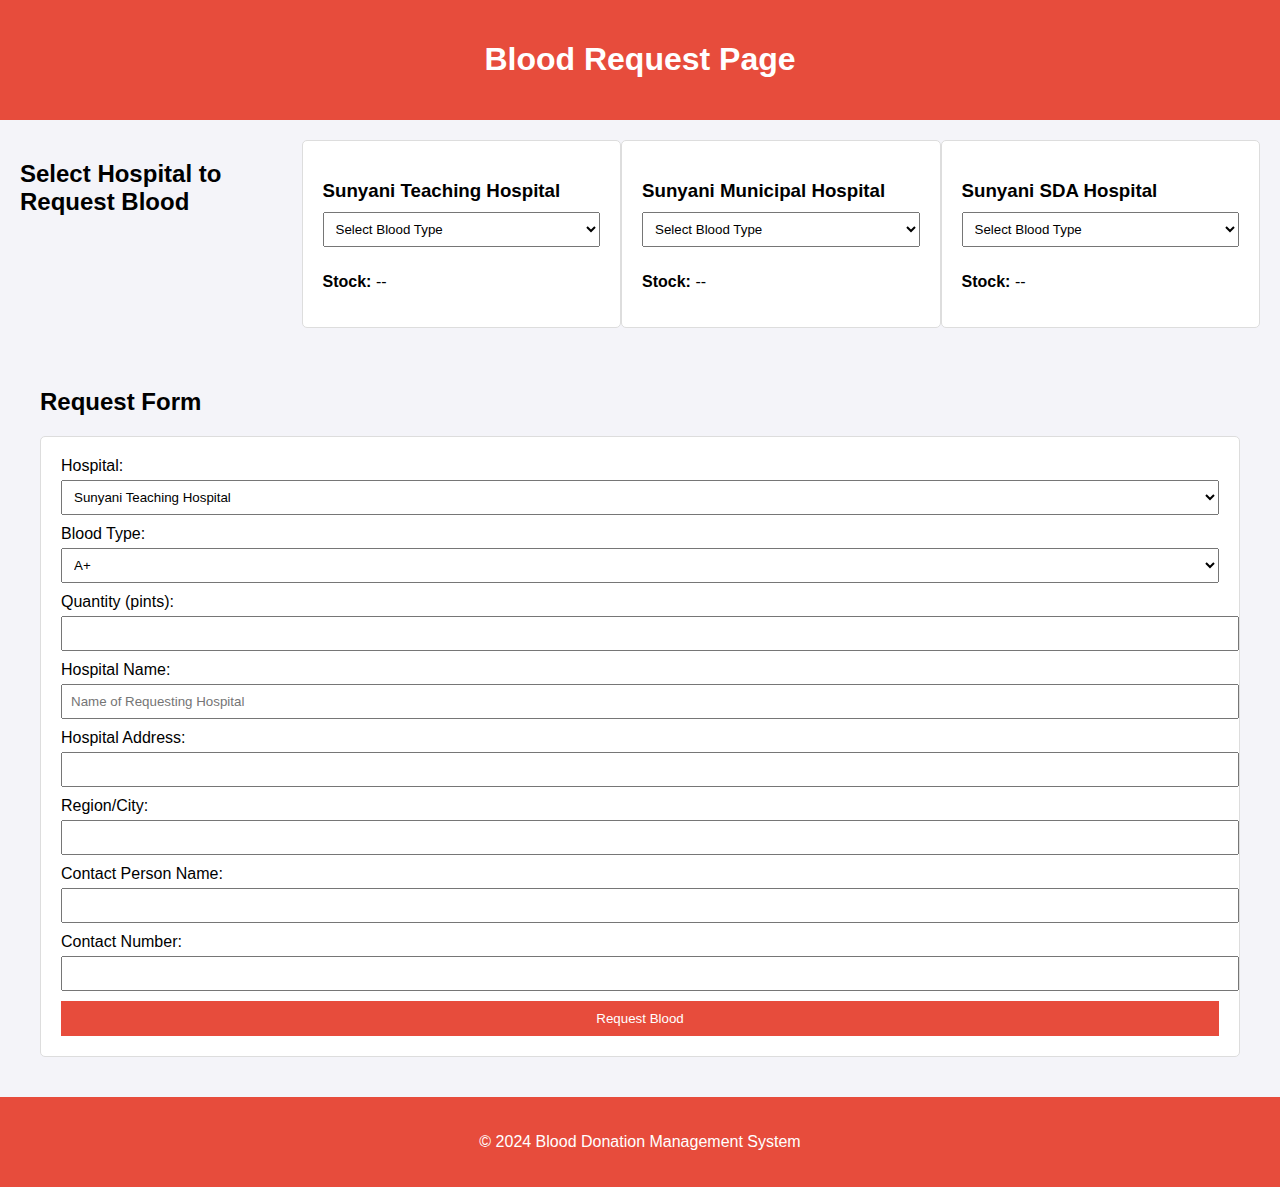
<file: (Diploma IT  Final Year Project)/Diploma (FINAL YEAR PROJECT)/BLOOD BANK/xzy.html>
<!DOCTYPE html>
<html lang="en">
<head>
    <meta charset="UTF-8">
    <meta name="viewport" content="width=device-width, initial-scale=1.0">
    <title>Blood Request</title>
    <link rel="stylesheet" href="./xyz.css">
</head>
<body>
    <header>
        <h1>Blood Request Page</h1>
    </header>

    <section class="hospital-section">
        <h2>Select Hospital to Request Blood</h2>

        <!-- Sunyani Teaching Hospital -->
        <div class="hospital">
            <h3>Sunyani Teaching Hospital</h3>
            <select class="blood-type-dropdown" id="sun-teach-hosp">
                <option value="select">Select Blood Type</option>
            </select>
            <p><strong>Stock:</strong> <span id="stock-sun-teach-hosp">--</span></p>
        </div>

        <!-- Sunyani Municipal Hospital -->
        <div class="hospital">
            <h3>Sunyani Municipal Hospital</h3>
            <select class="blood-type-dropdown" id="sun-muni-hosp">
                <option value="select">Select Blood Type</option>
            </select>
            <p><strong>Stock:</strong> <span id="stock-sun-muni-hosp">--</span></p>
        </div>

        <!-- Sunyani SDA Hospital -->
        <div class="hospital">
            <h3>Sunyani SDA Hospital</h3>
            <select class="blood-type-dropdown" id="sun-sda-hosp">
                <option value="select">Select Blood Type</option>
            </select>
            <p><strong>Stock:</strong> <span id="stock-sun-sda-hosp">--</span></p>
        </div>
    </section>

    <section class="request-form-section">
        <h2>Request Form</h2>
        <form id="requestForm">
            <label for="hospital">Hospital:</label>
            <select id="hospital" required>
                <option value="Sunyani Teaching Hospital">Sunyani Teaching Hospital</option>
                <option value="Sunyani Municipal Hospital">Sunyani Municipal Hospital</option>
                <option value="Sunyani SDA Hospital">Sunyani SDA Hospital</option>
            </select>

            <label for="bloodType">Blood Type:</label>
            <select id="bloodType" required>
                <option value="A+">A+</option>
                <option value="A-">A-</option>
                <option value="B+">B+</option>
                <option value="B-">B-</option>
                <option value="O+">O+</option>
                <option value="O-">O-</option>
                <option value="AB+">AB+</option>
                <option value="AB-">AB-</option>
            </select>

            <label for="quantity">Quantity (pints):</label>
            <input type="number" id="quantity" required min="1" max="10">

             <!-- Hospital Field (Requesting Hospital Information) -->
        <label for="hospital">Hospital Name:</label>
        <input type="text" id="hospital" name="hospital" required placeholder="Name of Requesting Hospital">

        <!-- Hospital Address -->
        <label for="hospitalAddress">Hospital Address:</label>
        <input type="text" id="hospitalAddress" name="hospitalAddress" required>

        <!-- Region/City -->
        <label for="regionCity">Region/City:</label>
        <input type="text" id="regionCity" name="regionCity" required>

        <!-- Contact Person Name -->
        <label for="contactPerson">Contact Person Name:</label>
        <input type="text" id="contactPerson" name="contactPerson" required>

        <!-- Contact Number -->
        <label for="contactNumber">Contact Number:</label>
        <input type="tel" id="contactNumber" name="contactNumber" required>

            <button type="submit">Request Blood</button>
        </form>
    </section>

    <footer>
        <p>© 2024 Blood Donation Management System</p>
    </footer>

    <script src="./xyz.js"></script>
</body>
</html>
</file>
<file: (Diploma IT  Final Year Project)/Diploma (FINAL YEAR PROJECT)/BLOOD BANK/styles.css>
/* Global Styles */
* {
    margin: 0;
    padding: 0;
    box-sizing: border-box;
    font-family: Arial, sans-serif;
}

body {
    line-height: 1.6;
    margin: 20px;
    background-color: #f8f9fa;
}

/* Header Styles */
.navbar {
    display: flex;
    justify-content: space-between;
    align-items: center;
    padding: 20px;
    background-color: #f8f9fa;
    border-bottom: 1px solid #ddd;
}

.logo h1 {
    color: #d9534f;
}

.nav-links {
    list-style: none;
    display: flex;
}

.nav-links li {
    margin: 0 10px;
}

.nav-links a {
    text-decoration: none;
    color: #333;
    padding: 5px 15px;
    border-radius: 5px;
    transition: background-color 0.3s ease;
}

.nav-links a:hover {
    background-color: #d9534f;
    color: #fff;
}

/* Sliding Banner */
.banner {
    position: relative;
    height: 80vh;
    overflow: hidden;
}

.slides {
    display: flex;
    transition: transform 0.5s ease-in-out;
}

.slide {
    min-width: 100%;
    height: 100%;
}

.banner img {
    width: 100%;
    height: auto;
    border-radius: 10px;
}

/* Statistics Section */
.stats {
    text-align: center;
    padding: 40px;
    background-color: #fff;
    border-radius: 10px;
    margin-top: -100px;
    margin-bottom: 20px;
    box-shadow: 0 0 10px rgba(0, 0, 0, 0.1);
}

.stats h2 {
    color: #d9534f;
    margin-bottom: 20px;
}

.stats-container {
    display: flex;
    justify-content: space-between;
    align-items: center;
    margin: 0 auto;
    width: 80%;
}

.stat-item {
    padding: 20px;
    border-radius: 10px;
    background-color: #f1f1f1;
    flex: 1;
    margin: 0 10px;
    text-align: center;
}

.stat-item.red-background {
    background-color: #d9534f;
    color: #fff;
}

/* About Us Section */
.about-us {
    display: flex;
    align-items: center;
    padding: 2rem;
    background-color: #fff;
    text-align: left;
    border-radius: 10px;
    box-shadow: 0 0 10px rgba(0, 0, 0, 0.1);
    margin-bottom: 20px;
}

.about-container {
    display: flex;
    align-items: center;
    justify-content: space-between;
}

.about-img {
    width: 40%;
    height: auto;
    margin-right: 2rem;
}

.about-content {
    width: 60%;
}

.btn-primary {
    background-color: #ff3333;
    color: white;
    padding: 0.8rem 2rem;
    text-decoration: none;
    border-radius: 5px;
    margin-top: 1.5rem;
}

/* Services Section */
/* Services Section */
.services {
    padding: 2rem;
    background-color: #f4f4f4;
    border-radius: 10px;
    box-shadow: 0 0 10px rgba(0, 0, 0, 0.1);
    margin-bottom: 20px;
}

.services h2 {
    text-align: center;
    font-size: 2rem;
    margin-bottom: 2rem;
    color: #333;
}

.services-container {
    display: flex;
    flex-wrap: wrap;
    justify-content: space-around;
}

.service-item {
    background-color: white;
    padding: 2rem;
    border-radius: 10px;
    box-shadow: 0 0 10px rgba(0, 0, 0, 0.1);
    margin: 1rem;
    flex: 1;
    min-width: 250px;
    max-width: 300px;
    text-align: center;
    transition: transform 0.3s ease;
}

.service-item:hover {
    transform: translateY(-5px);
}

.service-icon {
    font-size: 2.5rem;
    margin-bottom: 1rem;
    color: #d42a2a; /* Icon color (red) */
}

.fa-hand-holding-heart,.fa-vial, .fa-ambulance{
    font-size: 2.5rem;
    margin-bottom: 1rem;
    color: #ffffff; /* Icon color (red) */
}

.service-item h3 {
    font-size: 1.5rem;
    margin-bottom: 1rem;
    color: #333;
}

.service-item p {
    font-size: 1rem;
    color: #555;
}

.red-background {
    background-color: #d42a2a;
    color: white;
}

.red-background h3, 
.red-background p {
    color: white;
}

@media (max-width: 768px) {
    .services-container {
        flex-direction: column;
        align-items: center;
    }

    .service-item {
        width: 100%;
        max-width: 400px;
    }
}


.red-background {
    background-color: #cc0000;
    color: white;
}

/* Donate Now Section */
.donate-now {
    display: flex;
    align-items: center;
    padding: 2rem;
    background-color: #fff;
    border-radius: 10px;
    box-shadow: 0 0 10px rgba(0, 0, 0, 0.1);
    margin-bottom: 20px;
}

.donate-container {
    display: flex;
    align-items: flex-start;
    justify-content: space-between;
}

.donate-img {
    width: 50%;
    height: auto;
}

.donate-form {
    width: 50%;
    padding-left: 2rem;
}

.donate-caption {
    font-size: 1.5rem;
    font-weight: bold;
    color: #cc0000;
    margin-bottom: 1rem;
}

form {
    display: flex;
    flex-direction: column;
}

form label {
    margin: 0.5rem 0;
}

form input, form select, form textarea {
    padding: 0.5rem;
    margin-bottom: 1rem;
    border: 1px solid #ccc;
    border-radius: 5px;
}

form button {
    background-color: #cc0000;
    color: white;
    padding: 0.8rem;
    border: none;
    border-radius: 5px;
    cursor: pointer;
}

form button:hover {
    background-color: #ff3333;
}

/* Footer */
/* Footer Styles */
footer {
    background-color: #333;
    color: white;
    padding: 2rem;
    text-align: left;
}

.footer-content {
    display: flex;
    flex-wrap: wrap;
    justify-content: space-around;
    margin-bottom: 1rem;
}

.footer-logo {
    flex: 1;
    max-width: 200px;
}

.footer-logo h1 {
    font-size: 1.8rem;
    color: #ff3333;
}

.footer-links, .footer-contact, .footer-social {
    flex: 1;
    max-width: 250px;
    margin: 0 1rem;
}

.footer-links h3, .footer-contact h3, .footer-social h3 {
    font-size: 1.2rem;
    margin-bottom: 1rem;
}

.footer-links ul {
    list-style: none;
    padding: 0;
}

.footer-links ul li {
    margin-bottom: 0.5rem;
}

.footer-links ul li a {
    color: #fff;
    text-decoration: none;
}

.footer-links ul li a:hover {
    text-decoration: underline;
}

.footer-contact p {
    margin: 0.5rem 0;
}

.footer-social {
    text-align: center;
}

.social-icon {
    margin: 0 0.5rem;
    display: inline-block;
}

.social-icon img {
    width: 24px;
    height: 24px;
}

.footer-bottom {
    background-color: #222;
    padding: 1rem 0;
    text-align: center;
}

.footer-bottom p {
    margin: 0;
    font-size: 0.9rem;
}

.footer-bottom a {
    color: #ff3333;
    text-decoration: none;
}

.footer-bottom a:hover {
    text-decoration: underline;
}
</file>
<file: (Diploma IT  Final Year Project)/Diploma (FINAL YEAR PROJECT)/BLOOD BANK/appointment.css>
/* Global Styles */
* {
    margin: 0;
    padding: 0;
    box-sizing: border-box;
    font-family: Arial, sans-serif;
}

body {
    line-height: 1.6;
    margin: 20px;
    background-color: #f8f9fa;
}

/* Header Styles */
.navbar {
    display: flex;
    justify-content: space-between;
    align-items: center;
    padding: 20px;
    background-color: #f8f9fa;
    border-bottom: 1px solid #ddd;
}

.logo h1 {
    color: #d9534f;
}

.nav-links {
    list-style: none;
    display: flex;
}

.nav-links li {
    margin: 0 10px;
}

.nav-links a {
    text-decoration: none;
    color: #333;
    padding: 5px 15px;
    border-radius: 5px;
    transition: background-color 0.3s ease;
}

.nav-links a:hover {
    background-color: #d9534f;
    color: #fff;
}

/* Banner Styles */
.banner img {
    width: 100%;
    max-height: 400px;
    object-fit: cover;
    border-radius: 10px;
    margin-top: 10px;
}

  
  /* Appointment Form Section */
  .appointment-form-section {
    padding: 40px;
    background-color: #f4f4f4;
    text-align: center;
  }
  
  .appointment-form-section h2 {
    color: #ff4747;
    font-size: 2rem;
  }
  
  .appointment-form-section p {
    margin-bottom: 20px;
    font-size: 1.1rem;
  }
  
  .appointment-form {
    max-width: 600px;
    margin: 0 auto;
    padding: 20px;
    background-color: #fff;
    box-shadow: 0px 0px 10px rgba(0, 0, 0, 0.1);
    border-radius: 5px;
  }
  
  .form-group {
    margin-bottom: 15px;
    text-align: left;
  }
  
  .form-group label {
    display: block;
    font-size: 1rem;
    color: #333;
  }
  
  .form-group input,
  .form-group select {
    width: 100%;
    padding: 10px;
    margin-top: 5px;
    font-size: 1rem;
    border: 1px solid #ccc;
    border-radius: 3px;
  }
  
  .submit-btn {
    background-color: #ff4747;
    color: #fff;
    padding: 10px 20px;
    border: none;
    font-size: 1rem;
    cursor: pointer;
    transition: background-color 0.3s;
  }
  
  .submit-btn:hover {
    background-color: #e53e3e;
  }
  
  /* Statistics Section */
  .statistics-section {
    padding: 40px;
    background-color: #fff;
    text-align: center;
  }
  
  .statistics-section h2 {
    font-size: 2rem;
    color: #333;
    margin-bottom: 20px;
  }
  
  .stats-grid {
    display: flex;
    justify-content: space-around;
    text-align: center;
  }
  
  .stat {
    margin: 10px;
  }
  
  .stat h3 {
    font-size: 2rem;
    color: #ff4747;
    margin: 0;
  }
  
  .stat p {
    font-size: 1rem;
    color: #333;
  }
  
  /* Footer */
/* Footer Styles */
footer {
    background-color: #333;
    color: white;
    padding: 2rem;
    text-align: left;
}

.footer-content {
    display: flex;
    flex-wrap: wrap;
    justify-content: space-around;
    margin-bottom: 1rem;
}

.footer-logo {
    flex: 1;
    max-width: 200px;
}

.footer-logo h1 {
    font-size: 1.8rem;
    color: #ff3333;
}

.footer-links, .footer-contact, .footer-social {
    flex: 1;
    max-width: 250px;
    margin: 0 1rem;
}

.footer-links h3, .footer-contact h3, .footer-social h3 {
    font-size: 1.2rem;
    margin-bottom: 1rem;
}

.footer-links ul {
    list-style: none;
    padding: 0;
}

.footer-links ul li {
    margin-bottom: 0.5rem;
}

.footer-links ul li a {
    color: #fff;
    text-decoration: none;
}

.footer-links ul li a:hover {
    text-decoration: underline;
}

.footer-contact p {
    margin: 0.5rem 0;
}

.footer-social {
    text-align: center;
}

.social-icon {
    margin: 0 0.5rem;
    display: inline-block;
}

.social-icon img {
    width: 24px;
    height: 24px;
}

.footer-bottom {
    background-color: #222;
    padding: 1rem 0;
    text-align: center;
}

.footer-bottom p {
    margin: 0;
    font-size: 0.9rem;
}

.footer-bottom a {
    color: #ff3333;
    text-decoration: none;
}

.footer-bottom a:hover {
    text-decoration: underline;
}
</file>
<file: (Diploma IT  Final Year Project)/Diploma (FINAL YEAR PROJECT)/BLOOD BANK/contact.css>
/* General Styling */
body {
    font-family: Arial, sans-serif;
    margin: 0;
    padding: 0;
    box-sizing: border-box;
}

/* Header and Navbar */
.navbar {
    background-color: #d32f2f;
    display: flex;
    justify-content: space-between;
    align-items: center;
    padding: 20px;
    color: #fff;
}

.navbar h1 {
    font-size: 28px;
    margin: 0;
}

.nav-links {
    list-style-type: none;
    display: flex;
}

.nav-links li {
    margin-left: 20px;
}

.nav-links a {
    color: #fff;
    text-decoration: none;
    font-size: 16px;
}

.nav-links a:hover {
    text-decoration: underline;
}
/* Header Styles */
.navbar {
    display: flex;
    justify-content: space-between;
    align-items: center;
    padding: 20px;
    background-color: #f8f9fa;
    border-bottom: 1px solid #ddd;
}

.logo h1 {
    color: #d9534f;
}

.nav-links {
    list-style: none;
    display: flex;
}

.nav-links li {
    margin: 0 10px;
}

.nav-links a {
    text-decoration: none;
    color: #333;
    padding: 5px 15px;
    border-radius: 5px;
    transition: background-color 0.3s ease;
}

.nav-links a:hover {
    background-color: #d9534f;
    color: #fff;
    text-decoration: none;
}

/* Banner */
.banner img {
    width: 100%;
    height: auto;
}

/* Contact Section */
.contact-section {
    padding: 50px;
    background-color: #f9f9f9;
}

.contact-section h2 {
    text-align: center;
    font-size: 32px;
    color: #333;
    margin-bottom: 30px;
}

.contact-container {
    display: flex;
    justify-content: space-between;
    flex-wrap: wrap;
}

.contact-form, .contact-details {
    width: 45%;
    background-color: #fff;
    padding: 20px;
    margin-bottom: 30px;
    box-shadow: 0 2px 10px rgba(0, 0, 0, 0.1);
    border-radius: 8px;
}

.contact-form h3, .contact-details h3 {
    font-size: 24px;
    color: #d32f2f;
    margin-bottom: 15px;
}

.contact-form label, .contact-form input, .contact-form textarea {
    display: block;
    width: 100%;
    margin-bottom: 15px;
}

.contact-form input, .contact-form textarea {
    padding: 10px;
    border: 1px solid #ccc;
    border-radius: 5px;
}

.contact-form button {
    background-color: #d32f2f;
    color: #fff;
    padding: 10px 20px;
    border: none;
    border-radius: 5px;
    cursor: pointer;
}

.contact-form button:hover {
    background-color: #b71c1c;
}

/* Contact Details */
.contact-details p {
    font-size: 16px;
    margin-bottom: 15px;
}

.contact-details .social-links {
    display: flex;
    margin-top: 10px;
}

.social-icon {
    margin-right: 15px;
    font-size: 24px;
    color: #d32f2f;
    text-decoration: none;
}

.social-icon:hover {
    color: #b71c1c;
}

/* Footer */
/* Footer Styles */
footer {
    background-color: #333;
    color: white;
    padding: 2rem;
    text-align: left;
}

.footer-content {
    display: flex;
    flex-wrap: wrap;
    justify-content: space-around;
    margin-bottom: 1rem;
}

.footer-logo {
    flex: 1;
    max-width: 200px;
}

.footer-logo h1 {
    font-size: 1.8rem;
    color: #ff3333;
}

.footer-links, .footer-contact, .footer-social {
    flex: 1;
    max-width: 250px;
    margin: 0 1rem;
}

.footer-links h3, .footer-contact h3, .footer-social h3 {
    font-size: 1.2rem;
    margin-bottom: 1rem;
}

.footer-links ul {
    list-style: none;
    padding: 0;
}

.footer-links ul li {
    margin-bottom: 0.5rem;
}

.footer-links ul li a {
    color: #fff;
    text-decoration: none;
}

.footer-links ul li a:hover {
    text-decoration: underline;
}

.footer-contact p {
    margin: 0.5rem 0;
}

.footer-social {
    text-align: center;
}

.social-icon {
    margin: 0 0.5rem;
    display: inline-block;
}

.social-icon img {
    width: 24px;
    height: 24px;
}

.footer-bottom {
    background-color: #222;
    padding: 1rem 0;
    text-align: center;
}

.footer-bottom p {
    margin: 0;
    font-size: 0.9rem;
}

.footer-bottom a {
    color: #ff3333;
    text-decoration: none;
}

.footer-bottom a:hover {
    text-decoration: underline;
}
</file>
<file: (Diploma IT  Final Year Project)/Diploma (FINAL YEAR PROJECT)/BLOOD BANK/purchase.css>
/* Global Styles */
* {
    margin: 0;
    padding: 0;
    box-sizing: border-box;
    font-family: Arial, sans-serif;
}

body {
    line-height: 1.6;
    margin: 20px;
    background-color: #f8f9fa;
}

.container {
    width: 90%;
    margin: 0 auto;
}

/* Header Styles */
.navbar {
    display: flex;
    justify-content: space-between;
    align-items: center;
    padding: 20px;
    background-color: #f8f9fa;
    border-bottom: 1px solid #ddd;
}

.logo h1 {
    color: #d9534f;
}

.nav-links {
    list-style: none;
    display: flex;
}

.nav-links li {
    margin: 0 10px;
}

.nav-links a {
    text-decoration: none;
    color: #333;
    padding: 5px 15px;
    border-radius: 5px;
    transition: background-color 0.3s ease;
}

.nav-links a:hover {
    background-color: #d9534f;
    color: #fff;
}


/* Main Content Styles */
.main-content {
    display: flex;
    justify-content: space-between;
    padding: 40px;
    background-color: #fff;
}

.product-list {
    flex: 3;
}

.product-list h2 {
    text-align: center;
    color: #d9534f;
    font-size: 2rem;
    margin-bottom: 20px;
}

.products {
    display: grid;
    grid-template-columns: repeat(5, 1fr);
    gap: 20px;
}

.product-card {
    background-color: #fff;
    border: 1px solid #ddd;
    border-radius: 5px;
    text-align: center;
    padding: 20px;
}

.product-card img {
    width: 100%;
    height: auto;
    border-radius: 5px;
    margin-bottom: 10px;
}

.product-card h3 {
    margin-bottom: 10px;
    color: #d9534f;
}

.product-card p {
    margin-bottom: 15px;
    color: #666;
}

.add-to-cart {
    background-color: #d9534f;
    color: #fff;
    border: none;
    padding: 10px 15px;
    cursor: pointer;
    border-radius: 5px;
    transition: background-color 0.3s ease;
}

.add-to-cart:hover {
    background-color: #c9302c;
}

/* Checkout Section Styles */
.checkout-section {
    flex: 1;
    max-width: 300px;
    padding: 20px;
    background-color: #f4f4f4;
    border: 1px solid #ddd;
    border-radius: 5px;
}

.checkout-section h2 {
    text-align: center;
    color: #d9534f;
    font-size: 2rem;
    margin-bottom: 20px;
}

#cart-items {
    list-style: none;
    padding: 0;
}

#cart-items li {
    background-color: #fff;
    border: 1px solid #ddd;
    padding: 10px;
    margin-bottom: 10px;
    border-radius: 5px;
    display: flex;
    justify-content: space-between;
    align-items: center;
}

.checkout-btn {
    display: block;
    width: 100%;
    padding: 10px;
    background-color: #d9534f;
    color: #fff;
    border: none;
    font-size: 1rem;
    cursor: pointer;
    border-radius: 5px;
    margin-top: 20px;
    transition: background-color 0.3s ease;
}

.checkout-btn:hover {
    background-color: #c9302c;
}
/* Footer */
/* Footer Styles */
footer {
    background-color: #333;
    color: white;
    padding: 2rem;
    text-align: left;
}

.footer-content {
    display: flex;
    flex-wrap: wrap;
    justify-content: space-around;
    margin-bottom: 1rem;
}

.footer-logo {
    flex: 1;
    max-width: 200px;
}

.footer-logo h1 {
    font-size: 1.8rem;
    color: #ff3333;
}

.footer-links, .footer-contact, .footer-social {
    flex: 1;
    max-width: 250px;
    margin: 0 1rem;
}

.footer-links h3, .footer-contact h3, .footer-social h3 {
    font-size: 1.2rem;
    margin-bottom: 1rem;
}

.footer-links ul {
    list-style: none;
    padding: 0;
}

.footer-links ul li {
    margin-bottom: 0.5rem;
}

.footer-links ul li a {
    color: #fff;
    text-decoration: none;
}

.footer-links ul li a:hover {
    text-decoration: underline;
}

.footer-contact p {
    margin: 0.5rem 0;
}

.footer-social {
    text-align: center;
}

.social-icon {
    margin: 0 0.5rem;
    display: inline-block;
}

.social-icon img {
    width: 24px;
    height: 24px;
}

.footer-bottom {
    background-color: #222;
    padding: 1rem 0;
    text-align: center;
}

.footer-bottom p {
    margin: 0;
    font-size: 0.9rem;
}

.footer-bottom a {
    color: #ff3333;
    text-decoration: none;
}

.footer-bottom a:hover {
    text-decoration: underline;
}



/* Media Queries */
@media (max-width: 768px) {
    .main-content {
        flex-direction: column;
        align-items: center;
    }

    .products {
        grid-template-columns: repeat(2, 1fr);
        gap: 10px;
    }

    .checkout-section {
        max-width: 100%;
    }
}
</file>
<file: (Diploma IT  Final Year Project)/Diploma (FINAL YEAR PROJECT)/BLOOD BANK/register.css>
/* Global Styles */
* {
    margin: 0;
    padding: 0;
    box-sizing: border-box;
    font-family: Arial, sans-serif;
}

body {
    line-height: 1.6;
    margin: 20px;
    background-color: #f8f9fa;
}

/* Header Styles */
.navbar {
    display: flex;
    justify-content: space-between;
    align-items: center;
    padding: 20px;
    background-color: #f8f9fa;
    border-bottom: 1px solid #ddd;
}

.logo h1 {
    color: #d9534f;
}

.nav-links {
    list-style: none;
    display: flex;
}

.nav-links li {
    margin: 0 10px;
}

.nav-links a {
    text-decoration: none;
    color: #333;
    padding: 5px 15px;
    border-radius: 5px;
    transition: background-color 0.3s ease;
}

.nav-links a:hover {
    background-color: #d9534f;
    color: #fff;
}

/* Banner Styles */
.banner img {
    width: 100%;
    max-height: 400px;
    object-fit: cover;
    border-radius: 10px;
    margin-top: 10px;
}

/* Statistics Section */
.stats {
    text-align: center;
    padding: 40px;
    background-color: #fff;
    border-radius: 10px;
    margin-top: 20px;
    box-shadow: 0 0 10px rgba(0, 0, 0, 0.1);
}

.stats h2 {
    color: #d9534f;
    margin-bottom: 20px;
}

.stats-container {
    display: flex;
    justify-content: space-between;
    align-items: center;
    margin: 0 auto;
    width: 80%;
}

.stat-item {
    padding: 20px;
    border-radius: 10px;
    background-color: #f1f1f1;
    flex: 1;
    margin: 0 10px;
    text-align: center;
}

.stat-item.red-background {
    background-color: #d9534f;
    color: #fff;
}


/* Benefits for Donors Section */
.benefits {
    background-color: #f9f9f9;
    padding: 40px 0;
}

.benefits h2 {
    text-align: center;
    font-size: 2rem;
    margin-bottom: 30px;
    color: #d9534f; /* Red themed color */
}

.benefits-container {
    display: flex;
    flex-wrap: wrap;
    justify-content: space-around;
}

.benefit-item {
    width: 45%;
    margin-bottom: 20px;
    background-color: #fff;
    padding: 20px;
    border-radius: 8px;
    box-shadow: 0px 4px 8px rgba(0, 0, 0, 0.1);
    text-align: center;
}

.benefit-item h3 {
    font-size: 1.5rem;
    margin-bottom: 10px;
    color: #d9534f;
}

.progress-bar {
    background-color: #e0e0e0;
    border-radius: 10px;
    overflow: hidden;
    margin: 10px 0;
}

.progress {
    background-color: #d9534f; /* Red themed color */
    color: #fff;
    text-align: center;
    padding: 5px 0;
    border-radius: 10px;
}

.benefit-item p {
    font-size: 0.9rem;
    color: #555;
}


/* Register as a Donor and News Section */
.register-news {
    display: flex;
    justify-content: space-between;
    align-items: flex-start;
    padding: 40px;
    margin-top: 20px;
    background-color: #fff;
    border-radius: 10px;
    box-shadow: 0 0 10px rgba(0, 0, 0, 0.1);
    margin-bottom: 20px;
}

.register-form {
    flex: 1;
    margin-right: 20px;
}

.register-form h2 {
    color: #d9534f;
    margin-bottom: 20px;
}

.register-form label {
    display: block;
    margin-bottom: 5px;
    color: #333;
}

.register-form input,
.register-form select,
.register-form textarea {
    width: 100%;
    padding: 10px;
    margin-bottom: 15px;
    border: 1px solid #ddd;
    border-radius: 5px;
}

.register-form button {
    width: 100%;
    padding: 10px;
    background-color: #d9534f;
    color: #fff;
    border: none;
    border-radius: 5px;
    cursor: pointer;
    transition: background-color 0.3s ease;
}

.register-form button:hover {
    background-color: #c9302c;
}

/* News Section */
.news-updates {
    flex: 1;
}

.news-updates h2 {
    color: #d9534f;
    margin-bottom: 20px;
}

.news-item {
    margin-bottom: 20px;
}

.news-item img {
    width: 500px;
    height:80px;
    border-radius: 10px;
    margin-bottom: 10px;
}

.news-item h3 {
    color: #333;
    margin-bottom: 10px;
}

/* Footer Styles */
footer {
    background-color: #333;
    color: white;
    padding: 2rem;
    text-align: left;
}

.footer-content {
    display: flex;
    flex-wrap: wrap;
    justify-content: space-around;
    margin-bottom: 1rem;
}

.footer-logo {
    flex: 1;
    max-width: 200px;
}

.footer-logo h1 {
    font-size: 1.8rem;
    color: #ff3333;
}

.footer-links, .footer-contact, .footer-social {
    flex: 1;
    max-width: 250px;
    margin: 0 1rem;
}

.footer-links h3, .footer-contact h3, .footer-social h3 {
    font-size: 1.2rem;
    margin-bottom: 1rem;
}

.footer-links ul {
    list-style: none;
    padding: 0;
}

.footer-links ul li {
    margin-bottom: 0.5rem;
}

.footer-links ul li a {
    color: #fff;
    text-decoration: none;
}

.footer-links ul li a:hover {
    text-decoration: underline;
}

.footer-contact p {
    margin: 0.5rem 0;
}

.footer-social {
    text-align: center;
}

.social-icon {
    margin: 0 0.5rem;
    display: inline-block;
}

.social-icon img {
    width: 24px;
    height: 24px;
}

.footer-bottom {
    background-color: #222;
    padding: 1rem 0;
    text-align: center;
}

.footer-bottom p {
    margin: 0;
    font-size: 0.9rem;
}

.footer-bottom a {
    color: #ff3333;
    text-decoration: none;
}

.footer-bottom a:hover {
    text-decoration: underline;
}

/* Media Queries */
@media (max-width: 768px) {
    .stats-container {
        flex-direction: column;
    }

    .register-news {
        flex-direction: column;
    }

    .register-form {
        margin-right: 0;
        margin-bottom: 20px;
    }
}
</file>
<file: (Diploma IT  Final Year Project)/Diploma (FINAL YEAR PROJECT)/BLOOD BANK/request.css>
/* Global Styles */
* {
    margin: 0;
    padding: 0;
    box-sizing: border-box;
    font-family: Arial, sans-serif;
  }
  
  body {
    line-height: 1.6;
    background-color: #f8f9fa;
  }
  
  /* Header Styles */
  .navbar {
    display: flex;
    justify-content: space-between;
    align-items: center;
    padding: 20px;
    background-color: #f8f9fa;
    border-bottom: 1px solid #ddd;
  }
  
  .logo h1 {
    color: #d9534f;
  }
  
  .nav-links {
    list-style: none;
    display: flex;
  }
  
  .nav-links li {
    margin: 0 10px;
  }
  
  .nav-links a {
    text-decoration: none;
    color: #333;
    padding: 5px 15px;
    border-radius: 5px;
    transition: background-color 0.3s ease;
  }
  
  .nav-links a:hover {
    background-color: #d9534f;
    color: #fff;
  }
  
  /* Banner Styles */
  .banner img {
    width: 100%;
    max-height: 400px;
    object-fit: cover;
    border-radius: 10px;
    margin-top: 10px;
  }
  


.hospital-section {
    display: flex;
    justify-content: space-around;
    padding: 20px;
}


.hoscaption h2{
  text-align: center;
  margin-top: 20px;
  text-transform: uppercase;
  
}


.hospital {
    background-color: #fff;
    border: 1px solid #ddd;
    padding: 20px;
    border-radius: 5px;
    width: 30%;
}

.hospital h3 {
    margin-bottom: 10px;
}

.blood-type-dropdown {
    width: 100%;
    padding: 8px;
    margin-bottom: 10px;
}

.request-form-section {
    margin: 40px;
}

form {
    background-color: #fff;
    padding: 20px;
    border: 1px solid #ddd;
    border-radius: 5px;
}

form label {
    display: block;
    margin-bottom: 5px;
}

form select,
form input {
    width: 100%;
    padding: 8px;
    margin-bottom: 10px;
}

button {
    background-color: #e74c3c;
    color: white;
    border: none;
    padding: 10px 15px;
    cursor: pointer;
    width: 100%;
}

button:hover {
    background-color: #c0392b;
}




  /* Request Form Section */
  .request-form-section {
    padding: 40px;
    background-color: #f4f4f4;
    border-radius: 10px;
    text-align: left;
  }
  
  .request-form-section h2 {
    color: #ff4747;
    font-size: 2rem;
  }
  
  .request-form-section p {
    margin-bottom: 20px;
    font-size: 1.1rem;
  }
  
  .request-form {
    max-width: 600px;
    margin: 0 auto;
    padding: 20px;
    background-color: #fff;
    box-shadow: 0px 0px 10px rgba(0, 0, 0, 0.1);
    border-radius: 5px;
  }
  
  .form-group {
    margin-bottom: 15px;
    text-align: left;
  }
  
  .form-group label {
    font-size: 1rem;
    color: #333;
  }
  
  .form-group input,
  .form-group select {
    width: 100%;
    padding: 10px;
    margin-top: 5px;
    border: 1px solid #ddd;
    border-radius: 5px;
    font-size: 1rem;
  }
  
  .submit-btn {
    display: block;
    width: 100%;
    padding: 10px;
    background-color: #d9534f;
    color: #fff;
    border: none;
    font-size: 1rem;
    cursor: pointer;
    border-radius: 5px;
  }
  
  .submit-btn:hover {
    background-color: #c9302c;
  }
  
  /* Statistics Section */
  .statistics-section {
    padding: 40px;
    background-color: #fff;
    text-align: center;
  }
  
  .statistics-section h2 {
    font-size: 2rem;
    color: #333;
  }
  
  .stats-grid {
    display: flex;
    justify-content: space-between;
    margin-top: 20px;
  }
  
  .stat {
    flex: 1;
    margin: 0 15px;
    padding: 20px;
    background-color: #f4f4f4;
    border-radius: 5px;
  }
  
  .stat h3 {
    color: #d9534f;
    font-size: 1.5rem;
  }
  
  .stat p {
    font-size: 1rem;
    color: #666;
  }



  
  /* Footer Styles */
  footer {
    padding: 40px;
    background-color: #333;
    color: #fff;
  }
  
  .footer-content {
    display: flex;
    justify-content: space-between;
  }
  
  .footer-logo h1 {
    font-size: 2rem;
    color: #d9534f;
  }
  
  .footer-links ul {
    list-style: none;
  }
  
  .footer-links a {
    text-decoration: none;
    color: #fff;
    display: block;
    margin-bottom: 10px;
  }
  
  .footer-links a:hover {
    color: #d9534f;
  }
  
  .footer-contact p {
    margin-bottom: 10px;
  }
  
  .footer-social a {
    color: #fff;
    margin-right: 10px;
    font-size: 1.5rem;
  }
  
  .footer-bottom {
    text-align: center;
    margin-top: 20px;
  }
  
  .footer-bottom a {
    color: #d9534f;
    text-decoration: none;
  }
</file>
<file: (Diploma IT  Final Year Project)/Diploma (FINAL YEAR PROJECT)/BLOOD BANK/resources.css>
/* Global Styles */
* {
    margin: 0;
    padding: 0;
    box-sizing: border-box;
    font-family: Arial, sans-serif;
  }
  
  body {
    line-height: 1.6;
    background-color: #f8f9fa;
  }
  
  /* Header Styles */
.navbar {
  display: flex;
  justify-content: space-between;
  align-items: center;
  padding: 20px;
  background-color: #f8f9fa;
  border-bottom: 1px solid #ddd;
}

.logo h1 {
  color: #d9534f;
}

.nav-links {
  list-style: none;
  display: flex;
}

.nav-links li {
  margin: 0 10px;
}

.nav-links a {
  text-decoration: none;
  color: #333;
  padding: 5px 15px;
  border-radius: 5px;
  transition: background-color 0.3s ease;
}

.nav-links a:hover {
  background-color: #d9534f;
  color: #fff;
}
  
  /* Banner Styles */
  .banner img {
    width: 100%;
    height: auto;
    display: block;
  }
  
  /* Main Content Styles */
  main {
    padding: 40px;
  }
  
  .education-resources-section {
    background-color: #fff;
    padding: 40px;
    border-radius: 5px;
    box-shadow: 0 0 10px rgba(0, 0, 0, 0.1);
  }
  
  .education-resources-section h2 {
    font-size: 2rem;
    color: #333;
  }
  
  .education-resources-section p {
    margin-bottom: 20px;
  }
  
  .info-columns {
    display: flex;
    flex-wrap: wrap;
    gap: 20px;
  }
  
  .info-column {
    flex: 1;
    min-width: 300px;
    background-color: #f4f4f4;
    padding: 20px;
    border-radius: 5px;
  }
  
  .info-column img {
    width: 100%;
    height: auto;
    border-radius: 5px;
  }
  
  .info-column h3 {
    font-size: 1.5rem;
    color: #d9534f;
    margin-top: 10px;
  }
  
  .info-column p,
  .info-column ul {
    margin-top: 10px;
  }
  
  /* Additional Information Styles */
  .additional-info {
    margin-top: 40px;
  }
  
  .additional-info h3 {
    font-size: 1.5rem;
    color: #333;
  }
  
  .additional-info ul {
    list-style: disc;
    margin-left: 20px;
  }
  
  .additional-info p {
    margin-bottom: 20px;
  }
  
  /* Call to Action Styles */
  .call-to-action {
    margin-top: 40px;
    text-align: center;
  }
  
  .call-to-action h3 {
    font-size: 1.5rem;
    color: #333;
  }
  
  .call-to-action p {
    margin-bottom: 20px;
  }
  
  .call-to-action .cta-btn {
    background-color: #d9534f;
    color: #fff;
    padding: 10px 20px;
    text-decoration: none;
    border-radius: 5px;
    font-size: 1rem;
  }
  
  .call-to-action .cta-btn:hover {
    background-color: #c9302c;
  }
  
  /* Statistics Section Styles */
  .statistics-section {
    margin-top: 40px;
  }
  
  .statistics-section h2 {
    font-size: 2rem;
    color: #333;
  }
  
  .stats-grid {
    display: flex;
    justify-content: space-around;
    flex-wrap: wrap;
    gap: 20px;
  }
  
  .stat {
    flex: 1;
    min-width: 150px;
    background-color: #fff;
    padding: 20px;
    border-radius: 5px;
    text-align: center;
    box-shadow: 0 0 10px rgba(0, 0, 0, 0.1);
  }
  
  .stat h3 {
    font-size: 2rem;
    color: #d9534f;
  }
  
  .stat p {
    font-size: 1rem;
    color: #333;
  }
  
  /* Footer */
/* Footer Styles */
footer {
  background-color: #333;
  color: white;
  padding: 2rem;
  text-align: left;
}

.footer-content {
  display: flex;
  flex-wrap: wrap;
  justify-content: space-around;
  margin-bottom: 1rem;
}

.footer-logo {
  flex: 1;
  max-width: 200px;
}

.footer-logo h1 {
  font-size: 1.8rem;
  color: #ff3333;
}

.footer-links, .footer-contact, .footer-social {
  flex: 1;
  max-width: 250px;
  margin: 0 1rem;
}

.footer-links h3, .footer-contact h3, .footer-social h3 {
  font-size: 1.2rem;
  margin-bottom: 1rem;
}

.footer-links ul {
  list-style: none;
  padding: 0;
}

.footer-links ul li {
  margin-bottom: 0.5rem;
}

.footer-links ul li a {
  color: #fff;
  text-decoration: none;
}

.footer-links ul li a:hover {
  text-decoration: underline;
}

.footer-contact p {
  margin: 0.5rem 0;
}

.footer-social {
  text-align: center;
}

.social-icon {
  margin: 0 0.5rem;
  display: inline-block;
}

.social-icon img {
  width: 24px;
  height: 24px;
}

.footer-bottom {
  background-color: #222;
  padding: 1rem 0;
  text-align: center;
}

.footer-bottom p {
  margin: 0;
  font-size: 0.9rem;
}

.footer-bottom a {
  color: #ff3333;
  text-decoration: none;
}

.footer-bottom a:hover {
  text-decoration: underline;
}
</file>
<file: (Diploma IT  Final Year Project)/Diploma (FINAL YEAR PROJECT)/BLOOD BANK/xyz.css>
body {
    font-family: Arial, sans-serif;
    margin: 0;
    padding: 0;
    background-color: #f4f4f9;
}

header {
    background-color: #e74c3c;
    color: white;
    padding: 20px;
    text-align: center;
}

.hospital-section {
    display: flex;
    justify-content: space-around;
    padding: 20px;
}

.hospital {
    background-color: #fff;
    border: 1px solid #ddd;
    padding: 20px;
    border-radius: 5px;
    width: 30%;
}

.hospital h3 {
    margin-bottom: 10px;
}

.blood-type-dropdown {
    width: 100%;
    padding: 8px;
    margin-bottom: 10px;
}

.request-form-section {
    margin: 40px;
}

form {
    background-color: #fff;
    padding: 20px;
    border: 1px solid #ddd;
    border-radius: 5px;
}

form label {
    display: block;
    margin-bottom: 5px;
}

form select,
form input {
    width: 100%;
    padding: 8px;
    margin-bottom: 10px;
}

button {
    background-color: #e74c3c;
    color: white;
    border: none;
    padding: 10px 15px;
    cursor: pointer;
    width: 100%;
}

button:hover {
    background-color: #c0392b;
}

footer {
    background-color: #e74c3c;
    color: white;
    padding: 20px;
    text-align: center;
}
</file>
